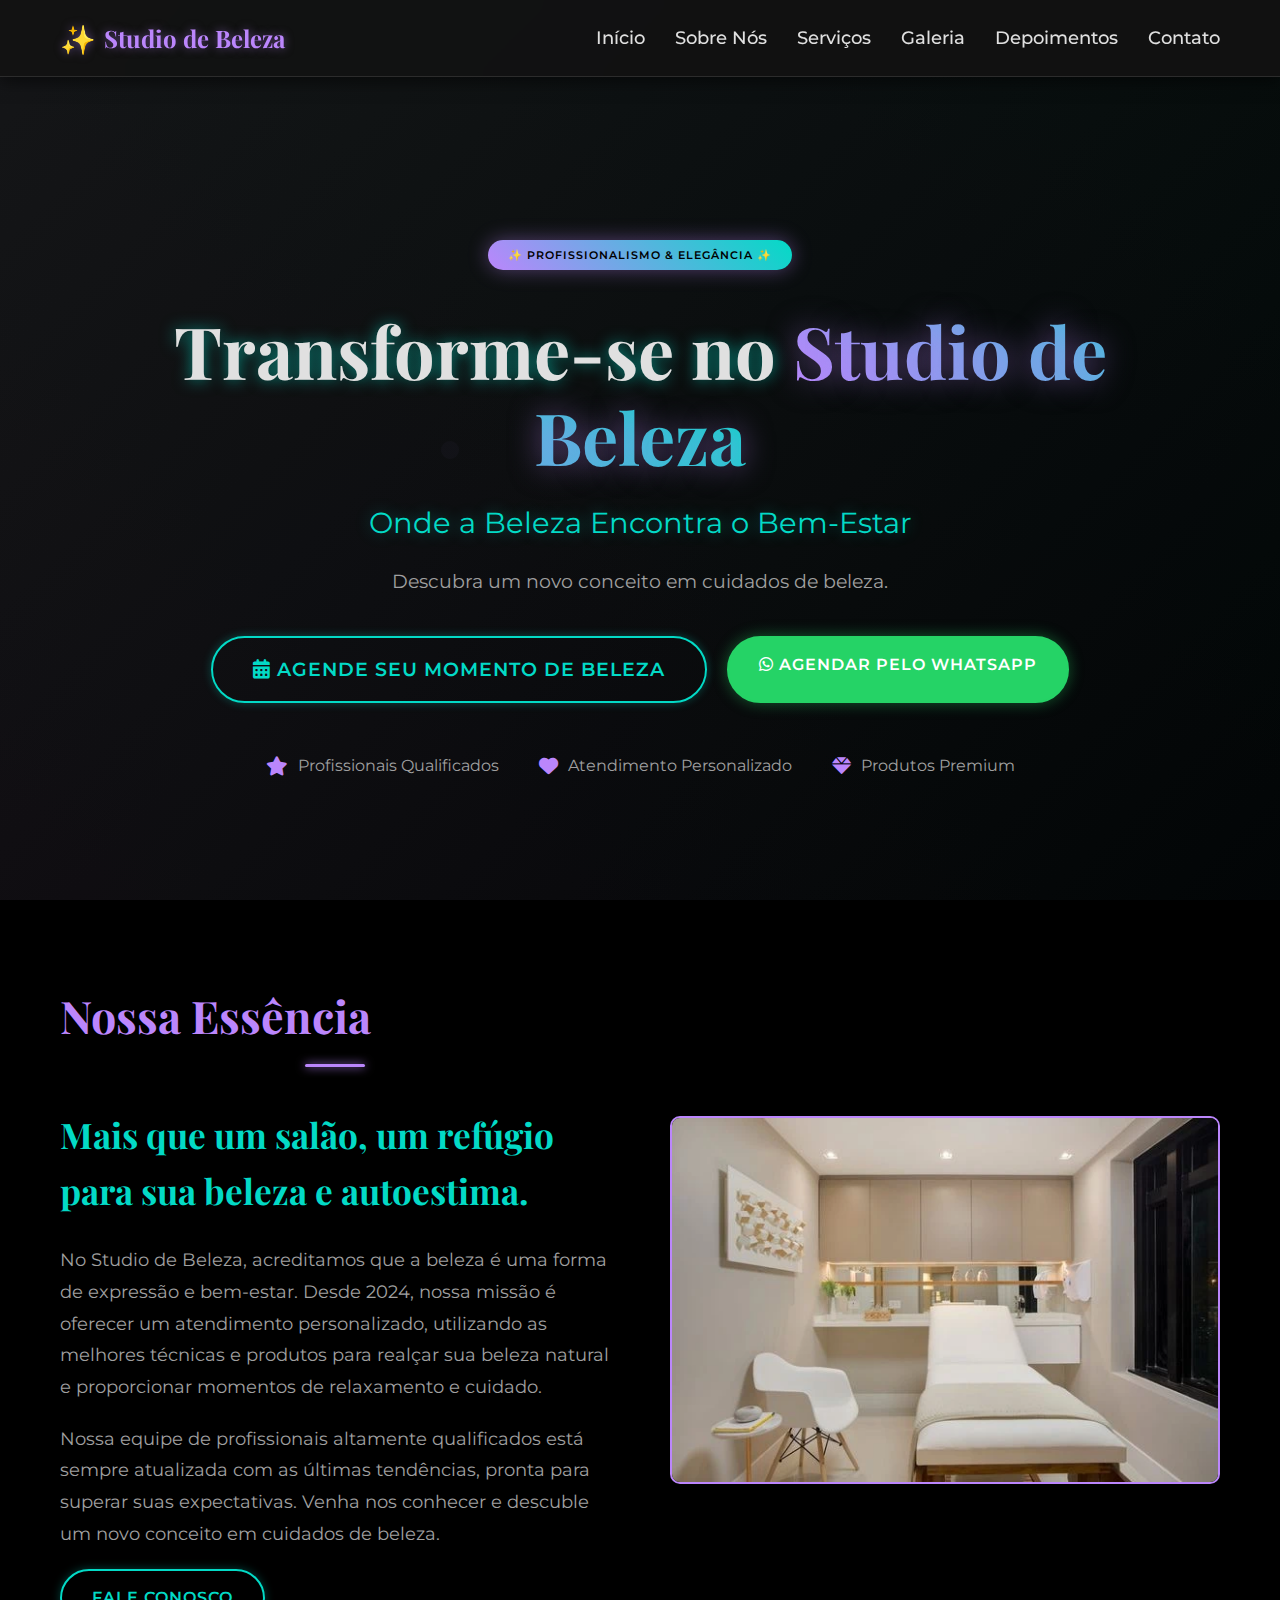
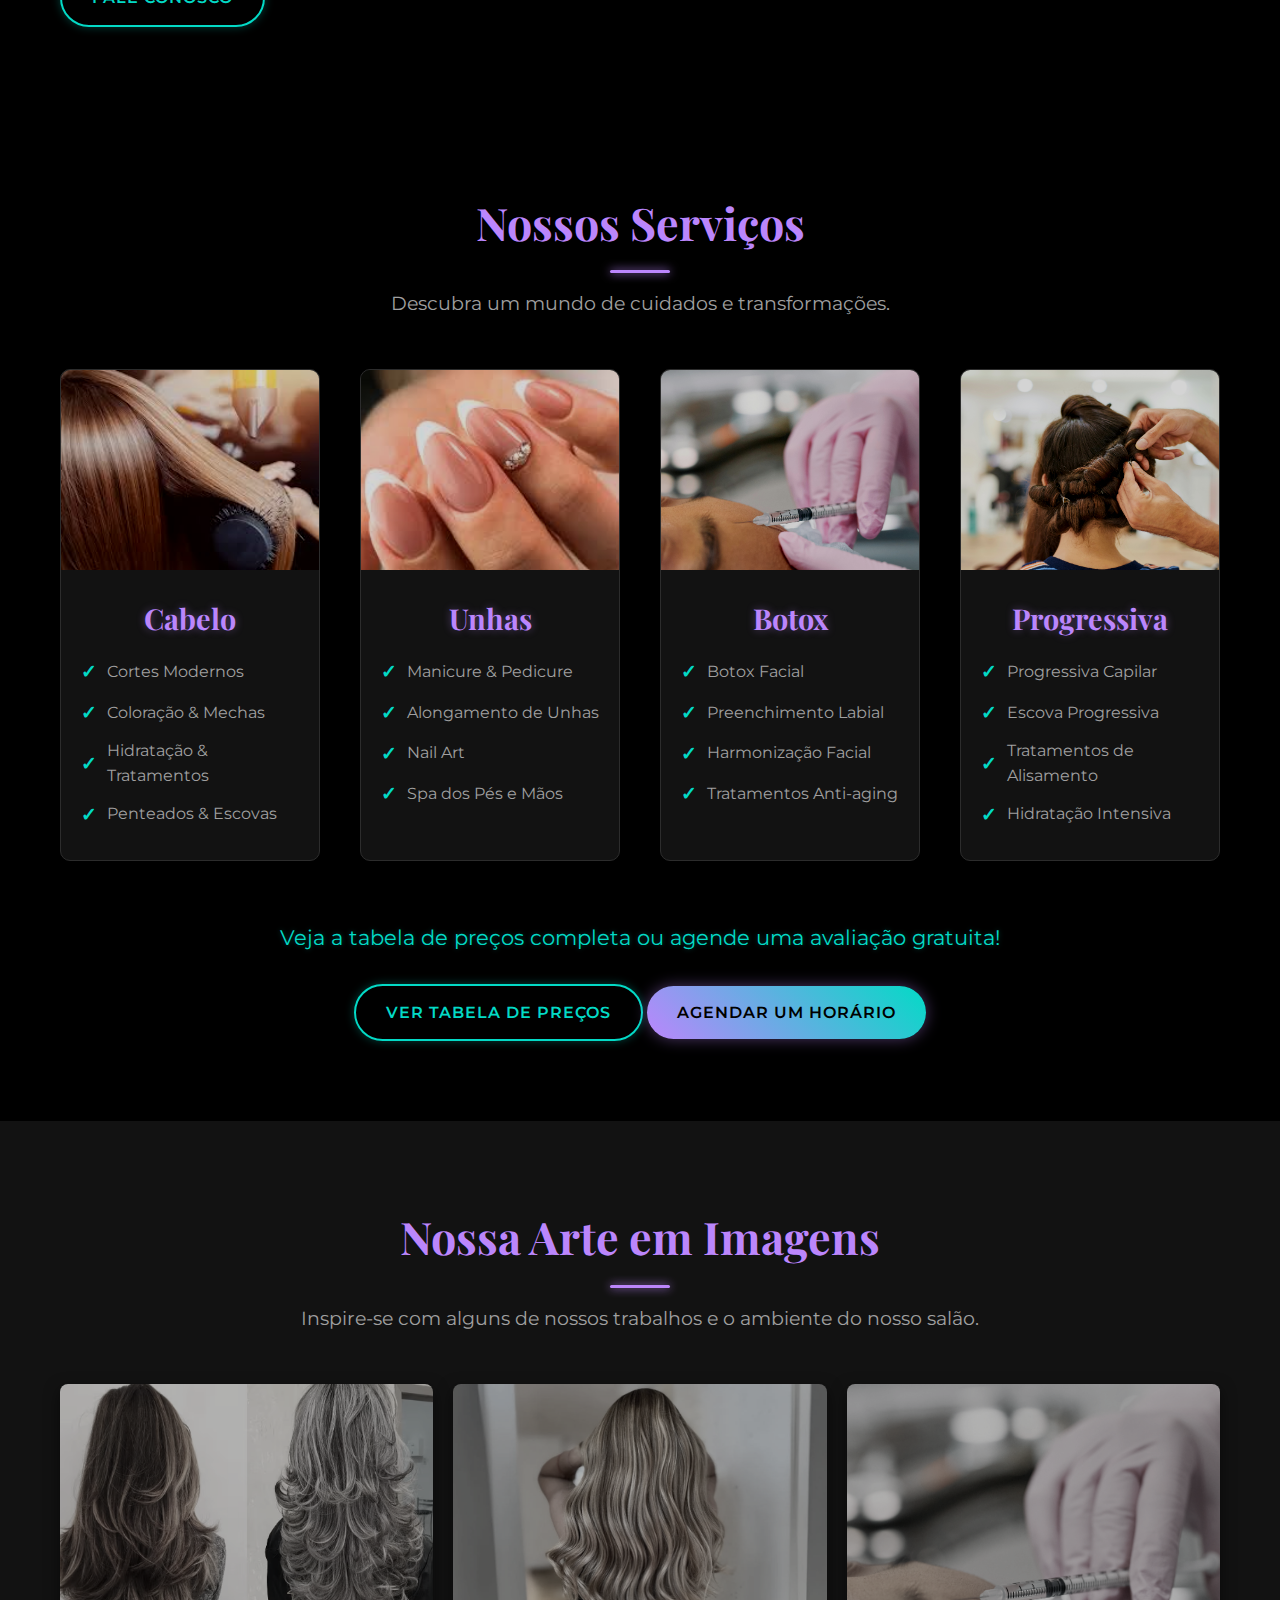
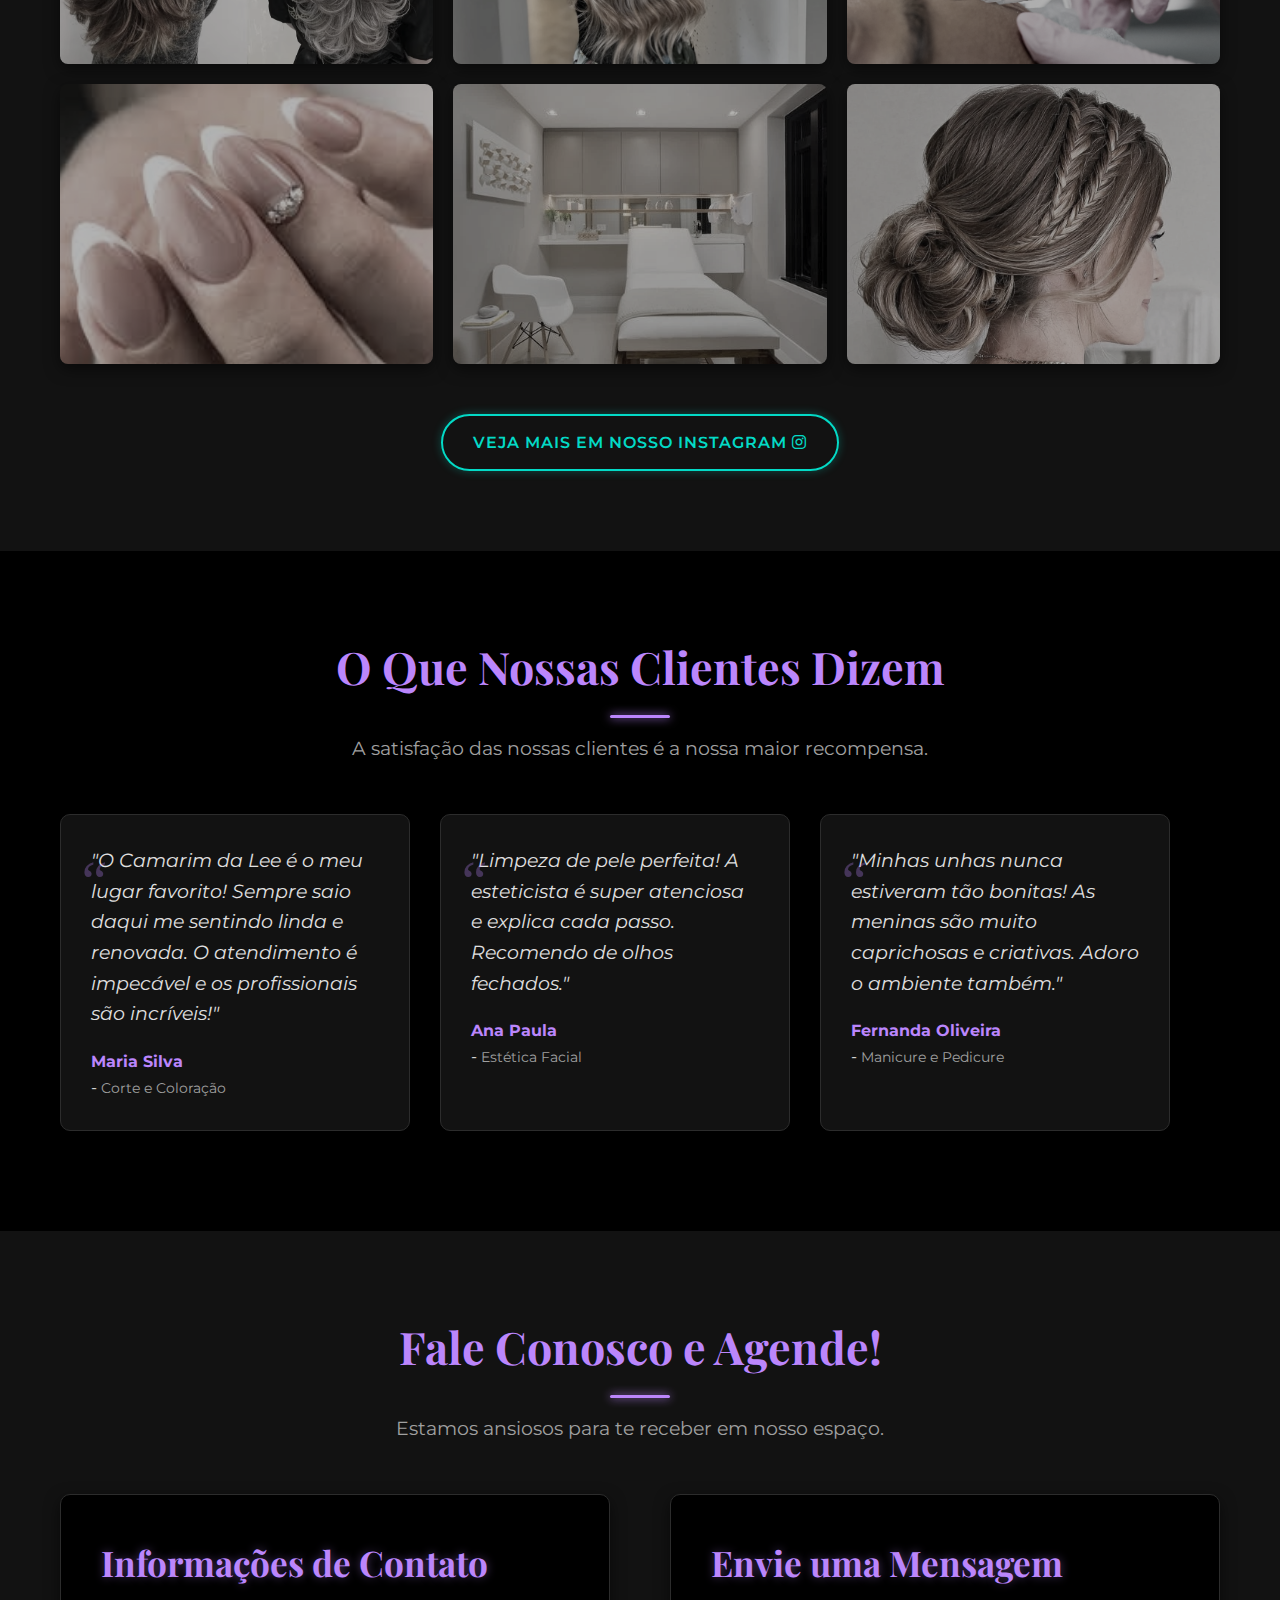
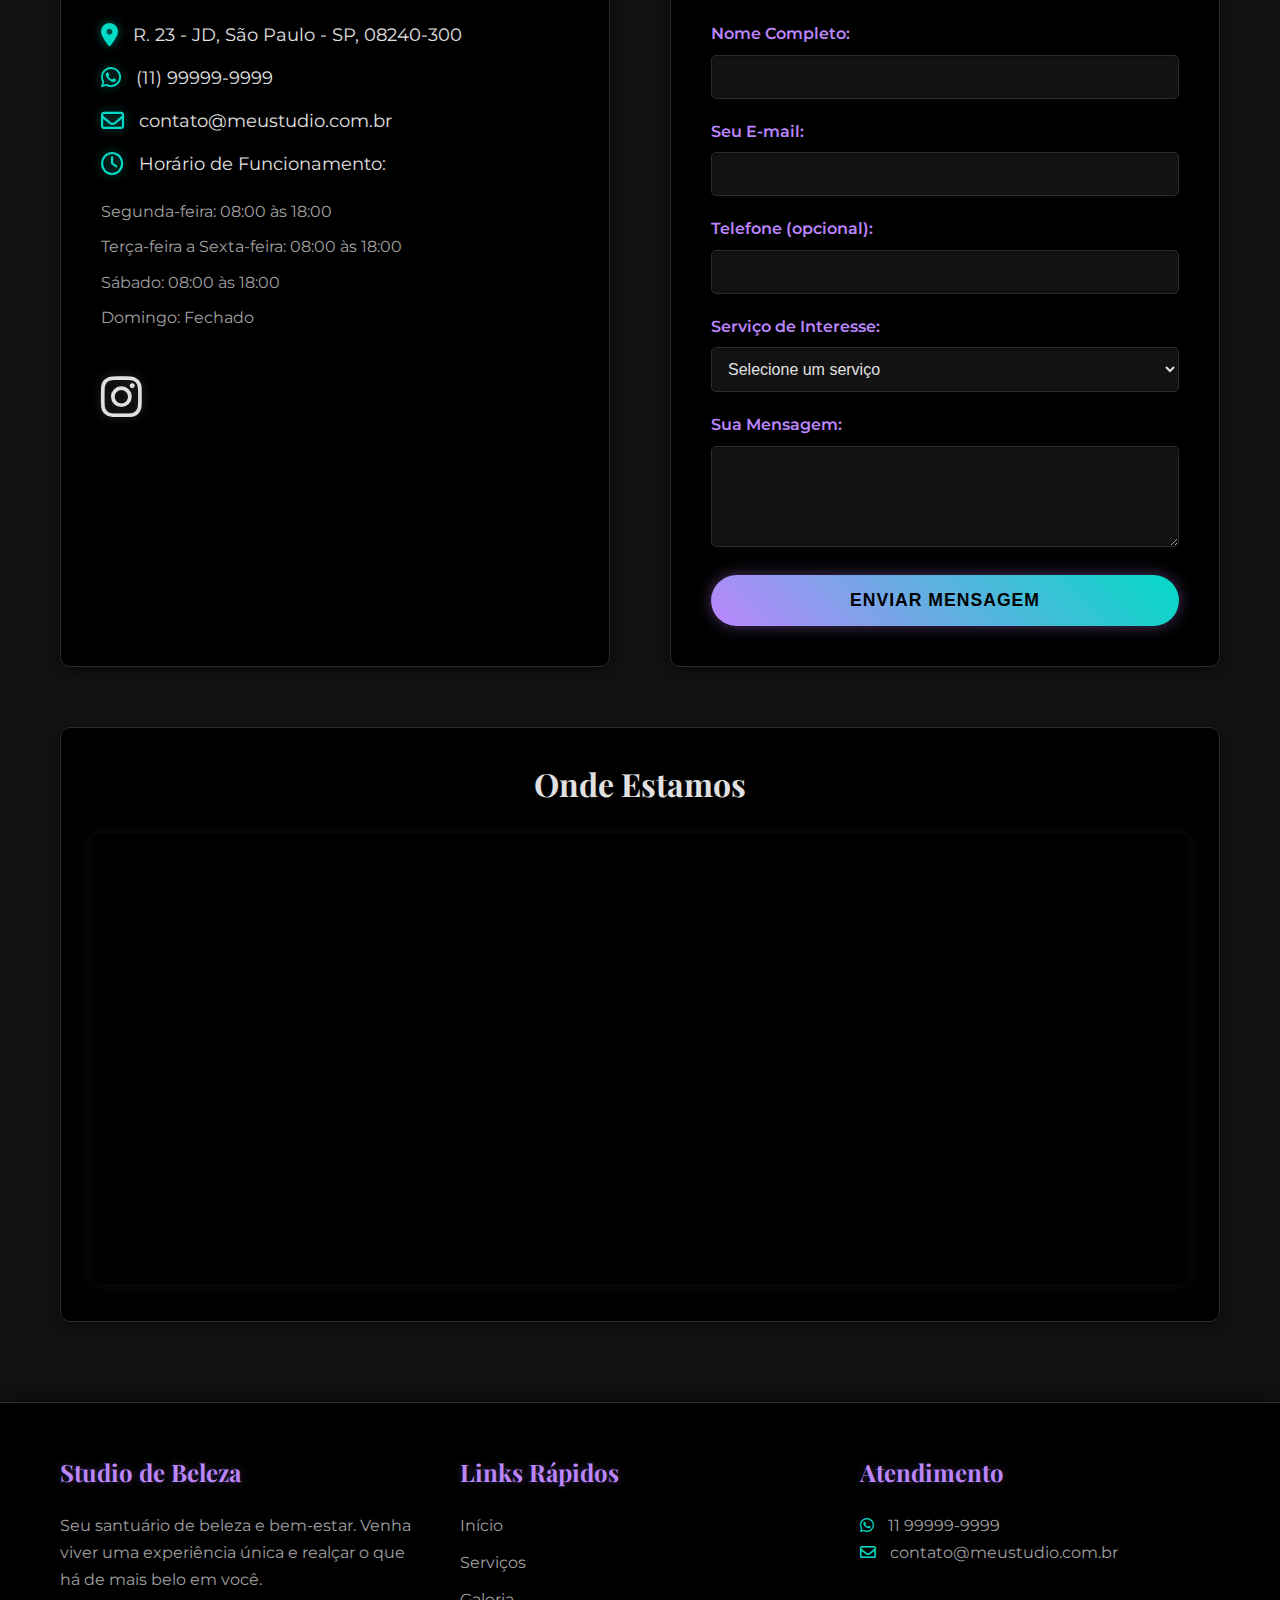
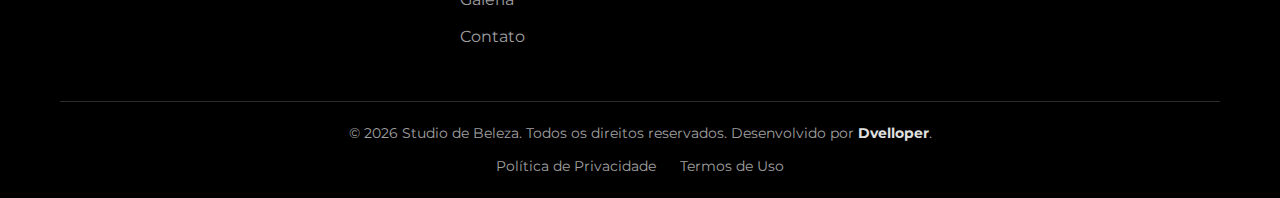
<file: index.html>
<!DOCTYPE html>
<html lang="pt-BR">

<head>
    <meta charset="UTF-8">
    <meta name="viewport" content="width=device-width, initial-scale=1.0">
    <title>Studio de Beleza</title>
    <link rel="icon" href="./img/favicon.png" type="image/png">

    <link
        href="https://fonts.googleapis.com/css2?family=Montserrat:wght@400;600;700&family=Playfair+Display:wght@700&display=swap"
        rel="stylesheet">

    <link rel="stylesheet" href="https://cdnjs.cloudflare.com/ajax/libs/font-awesome/6.0.0-beta3/css/all.min.css"
        integrity="sha512-..." crossorigin="anonymous" referrerpolicy="no-referrer" />

    <link rel="stylesheet" href="./style.css">

    <meta name="description"
        content="Camarim da Lee | Estudio de Beleza São Paulo. Oferecemos os melhores serviços de cabeleireiro, manicure, pedicure, estética facial e corporal. Agende seu horário!">
    <meta name="keywords"
        content="cabeleireiro, estética, salão de beleza, manicure, pedicure, maquiagem, hidratação capilar, massagem, spa urbano, [Nome da Cidade]">
    <meta name="author" content="Camarim da Lee">

    <meta property="og:title" content="Estudio de Beleza">
    <meta property="og:description"
        content="Estudio de Beleza São Paulo. Oferecemos os melhores serviços de cabeleireiro, manicure, pedicure, estética facial e corporal. Agende seu horário!">
    <meta property="og:image" content="assets/images/og-image.jpg">
    <meta property="og:url" content="[Seu Domínio Completo]">
    <meta property="og:type" content="website">

    <meta name="twitter:card" content="summary_large_image">
    <meta name="twitter:title" content="Estudio de Beleza">
    <meta name="twitter:description"
        content="Estudio de Beleza São Paulo. Oferecemos os melhores serviços de cabeleireiro, manicure, pedicure, estética facial e corporal. Agende seu horário!">
    <meta name="twitter:image" content="assets/images/twitter-image.jpg">
</head>

<body>

    <header class="main-header">
        <div class="container">
            <a href="/index.html" class="logo">Studio de Beleza</a>
            <nav class="main-nav">
                <button class="menu-toggle" aria-label="Abrir Menu">
                    <span class="bar"></span>
                    <span class="bar"></span>
                    <span class="bar"></span>
                </button>
                <ul class="nav-list">
                    <li><a href="#hero">Início</a></li>
                    <li><a href="#about">Sobre Nós</a></li>
                    <li><a href="#services">Serviços</a></li>
                    <li><a href="#gallery">Galeria</a></li>
                    <li><a href="#testimonials">Depoimentos</a></li>
                    <li><a href="#contact">Contato</a></li>
                </ul>

            </nav>
        </div>
    </header>

    <section id="hero" class="hero-section">
        <div class="hero-background">
            <div class="hero-overlay"></div>
        </div>
        <div class="container">
            <div class="hero-content">
                <div class="hero-badge">
                    <span>✨ Profissionalismo & Elegância ✨</span>
                </div>
                <h1>Transforme-se no <span class="highlight">Studio de Beleza</span></h1>
                <p class="slogan">Onde a Beleza Encontra o Bem-Estar</p>
                <p class="hero-description">Descubra um novo conceito em cuidados de beleza. </p>
                <div class="hero-buttons">
                    <a href="#contact" class="btn btn-hero">
                        <i class="fas fa-calendar-alt"></i>
                        Agende Seu Momento de Beleza
                    </a>
                    <a href="https://wa.me/5511999999999?text=Olá!%20Gostaria%20de%20agendar%20um%20horário."
                        target="_blank" class="btn btn-whatsapp">
                        <i class="fab fa-whatsapp"></i>
                        Agendar pelo WhatsApp
                    </a>
                </div>
                <div class="hero-features">
                    <div class="feature-item">
                        <i class="fas fa-star"></i>
                        <span>Profissionais Qualificados</span>
                    </div>
                    <div class="feature-item">
                        <i class="fas fa-heart"></i>
                        <span>Atendimento Personalizado</span>
                    </div>
                    <div class="feature-item">
                        <i class="fas fa-gem"></i>
                        <span>Produtos Premium</span>
                    </div>
                </div>
            </div>
        </div>
    </section>

    <section id="about" class="about-section section-padding">
        <div class="container">
            <div class="about-content">
                <div class="about-text">
                    <h2>Nossa Essência</h2>
                    <h3>Mais que um salão, um refúgio para sua beleza e autoestima.</h3>
                    <p>No Studio de Beleza, acreditamos que a beleza é uma forma de expressão e bem-estar. Desde 2024,
                        nossa missão é oferecer um atendimento personalizado, utilizando as melhores técnicas
                        e produtos para realçar sua beleza natural e proporcionar momentos de relaxamento e cuidado.</p>
                    <p>Nossa equipe de profissionais altamente qualificados está sempre atualizada com as últimas
                        tendências, pronta para superar suas expectativas. Venha nos conhecer e descuble um novo
                        conceito em cuidados de beleza.</p>
                    <a href="#contact" class="btn btn-secondary">Fale Conosco</a>
                </div>
                <div class="about-image">
                    <img src="/img/ambiente2.webp" alt="Ambiente acolhedor do Salão [Nome do Salão]">
                </div>
            </div>
        </div>
    </section>

    <section id="services" class="services-section section-padding bg-light">
        <div class="container">
            <h2 class="section-title">Nossos Serviços</h2>
            <p class="section-subtitle">Descubra um mundo de cuidados e transformações.</p>

            <div class="services-grid">
                <div class="service-item">
                    <img src="./img/cabelo1.jpeg" alt="Serviços de Cabelo">
                    <h3>Cabelo</h3>
                    <ul>
                        <li>Cortes Modernos</li>
                        <li>Coloração & Mechas</li>
                        <li>Hidratação & Tratamentos</li>
                        <li>Penteados & Escovas</li>
                    </ul>
                </div>
                <div class="service-item">
                    <img src="./img/unha.jpeg" alt="Serviços de Unhas">
                    <h3>Unhas</h3>
                    <ul>
                        <li>Manicure & Pedicure</li>
                        <li>Alongamento de Unhas</li>
                        <li>Nail Art</li>
                        <li>Spa dos Pés e Mãos</li>
                    </ul>
                </div>
                <div class="service-item">
                    <img src="./img/pexels-cottonbro-7581590.jpg" alt="Serviços de Botox">
                    <h3>Botox</h3>
                    <ul>
                        <li>Botox Facial</li>
                        <li>Preenchimento Labial</li>
                        <li>Harmonização Facial</li>
                        <li>Tratamentos Anti-aging</li>
                    </ul>
                </div>
                <div class="service-item">
                    <img src="./img/pexels-enginakyurt-3065170.jpg" alt="Serviços de Progressiva">
                    <h3>Progressiva</h3>
                    <ul>
                        <li>Progressiva Capilar</li>
                        <li>Escova Progressiva</li>
                        <li>Tratamentos de Alisamento</li>
                        <li>Hidratação Intensiva</li>
                    </ul>
                </div>
            </div>


            <div class="call-to-action-services">
                <p>Veja a tabela de preços completa ou agende uma avaliação gratuita!</p>
                <a href="#" id="open-prices-btn" class="btn btn-secondary">Ver Tabela de Preços</a>
                <a href="https://wa.me/5511983353410" target="_blank" class="btn btn-primary">Agendar um Horário</a>
            </div>

        </div>
    </section>

    <section id="gallery" class="gallery-section section-padding">
        <div class="container">
            <h2 class="section-title">Nossa Arte em Imagens</h2>
            <p class="section-subtitle">Inspire-se com alguns de nossos trabalhos e o ambiente do nosso salão.</p>
            <div class="gallery-grid">
                <div class="gallery-item">
                    <img src="./img/corte moderno.avif" alt="Corte de cabelo moderno">
                    <div class="overlay"><span>Corte Feminino</span></div>
                </div>
                <div class="gallery-item">
                    <img src="./img/cabelos-com-luzes.jpg.webp" alt="Coloração e mechas">
                    <div class="overlay"><span>Luzes e Cor</span></div>
                </div>
                <div class="gallery-item">
                    <img src="./img/pexels-cottonbro-7581590.jpg" alt="Maquiagem profissional">
                    <div class="overlay"><span>Botox</span></div>
                </div>
                <div class="gallery-item">
                    <img src="./img/unha.jpeg" alt="Unhas decoradas">
                    <div class="overlay"><span>Unhas Decoradas</span></div>
                </div>
                <div class="gallery-item">
                    <img src="/img/ambiente2.webp" alt="Ambiente do salão">
                    <div class="overlay"><span>Nosso Espaço</span></div>
                </div>
                <div class="gallery-item">
                    <img src="./img/penteados-para-festa-118.webp" alt="Penteado para festa">
                    <div class="overlay"><span>Penteado Elegante</span></div>
                </div>
            </div>
            <div class="gallery-cta">
                <a href="https://instagram.com/camarim_da_lee" target="_blank" class="btn btn-secondary">Veja Mais em
                    Nosso
                    Instagram <i class="fab fa-instagram"></i></a>
            </div>
        </div>
    </section>

    <section id="testimonials" class="testimonials-section section-padding bg-light">
        <div class="container">
            <h2 class="section-title">O Que Nossas Clientes Dizem</h2>
            <p class="section-subtitle">A satisfação das nossas clientes é a nossa maior recompensa.</p>
            <div class="testimonials-carousel">
                <div class="testimonial-item">
                    <p class="quote">"O Camarim da Lee é o meu lugar favorito! Sempre saio daqui me sentindo linda e
                        renovada. O atendimento é impecável e os profissionais são incríveis!"</p>
                    <span class="client-name">Maria Silva</span> - <span class="client-service">Corte e Coloração</span>
                </div>
                <div class="testimonial-item">
                    <p class="quote">"Limpeza de pele perfeita! A esteticista é super atenciosa e explica cada passo.
                        Recomendo de olhos fechados."</p>
                    <span class="client-name">Ana Paula</span> - <span class="client-service">Estética Facial</span>
                </div>
                <div class="testimonial-item">
                    <p class="quote">"Minhas unhas nunca estiveram tão bonitas! As meninas são muito caprichosas e
                        criativas. Adoro o ambiente também."</p>
                    <span class="client-name">Fernanda Oliveira</span> - <span class="client-service">Manicure e
                        Pedicure</span>
                </div>
            </div>
        </div>
    </section>

    <section id="contact" class="contact-section section-padding">
        <div class="container">
            <h2 class="section-title">Fale Conosco e Agende!</h2>
            <p class="section-subtitle">Estamos ansiosos para te receber em nosso espaço.</p>

            <div class="contact-grid">
                <div class="contact-info">
                    <h3>Informações de Contato</h3>
                    <p><i class="fas fa-map-marker-alt"></i> R. 23 - JD, São Paulo - SP, 08240-300
                    </p>
                    <!--<p><i class="fas fa-phone-alt"></i> <a href="tel: 11 9999-9999"> 11 9999-9999</a></p>-->
                    <p><i class="fab fa-whatsapp"></i> <a
                            href="https://wa.me/5511999999999?text=Olá!%20Gostaria%20de%20agendar%20um%20horário."
                            target="_blank"> (11) 99999-9999</a></p>
                    <p><i class="far fa-envelope"></i> <a
                            href="mailto:contato@meustudfio.com.br">contato@meustudio.com.br</a></p>
                    <p><i class="far fa-clock"></i> Horário de Funcionamento:</p>
                    <ul>
                        <li>Segunda-feira: 08:00 às 18:00</li>
                        <li>Terça-feira a Sexta-feira: 08:00 às 18:00</li>
                        <li>Sábado: 08:00 às 18:00</li>
                        <li>Domingo: Fechado</li>
                    </ul>
                    <div class="social-icons">
                        <!--<a href="[Link para Facebook]" target="_blank" aria-label="Facebook"><i
                                class="fab fa-facebook-f"></i></a>-->
                        <a href="https://instagram.com/camarim_da_lee" target="_blank" aria-label="Instagram"><i
                                class="fab fa-instagram"></i></a>
                        <!--<a href="[Link para TikTok (se tiver)]" target="_blank" aria-label="TikTok"><i
                                class="fab fa-tiktok"></i></a>-->
                    </div>
                </div>
                <div class="contact-form">
                    <h3>Envie uma Mensagem</h3>
                    <form action="https://wa.me/5511999999999" method="POST">
                        <div class="form-group">
                            <label for="name">Nome Completo:</label>
                            <input type="text" id="name" name="name" required>
                        </div>
                        <div class="form-group">
                            <label for="email">Seu E-mail:</label>
                            <input type="email" id="email" name="email" required>
                        </div>
                        <div class="form-group">
                            <label for="phone">Telefone (opcional):</label>
                            <input type="tel" id="phone" name="phone">
                        </div>
                        <div class="form-group">
                            <label for="service">Serviço de Interesse:</label>
                            <select id="service" name="service">
                                <option value="">Selecione um serviço</option>
                                <option value="cabelo">Cabelo</option>
                                <option value="unhas">Unhas</option>
                                <option value="botox">Botox</option>
                                <option value="progressiva">Progressiva</option>
                                <option value="outro">Outro</option>
                            </select>
                        </div>
                        <div class="form-group">
                            <label for="message">Sua Mensagem:</label>
                            <textarea id="message" name="message" rows="5" required></textarea>
                        </div>
                        <button type="submit" class="btn btn-primary">Enviar Mensagem</button>
                    </form>
                </div>
            </div>

            <div class="map-container">
                <h3>Onde Estamos</h3>
                <iframe
                    src="https://www.google.com/maps/embed?pb=!1m18!1m12!1m3!1d3658.229057214324!2d-46.45024462452564!3d-23.524262560230582!2m3!1f0!2f0!3f0!3m2!1i1024!2i768!4f13.1!3m3!1m2!1s0x94ce66ada264dd97%3A0xabb4075726a66adc!2sR.%20do%20Amer%C3%ADcio%2C%2023%20-%20Itaquera%2C%20S%C3%A3o%20Paulo%20-%20SP%2C%2008240-300!5e0!3m2!1spt-BR!2sbr!4v1751823290002!5m2!1spt-BR!2sbr"
                    width="100%" height="450" style="border:0;" allowfullscreen="" loading="lazy"
                    referrerpolicy="no-referrer-when-downgrade"></iframe>
            </div>
        </div>
    </section>

    <footer class="main-footer">
        <div class="container">
            <div class="footer-content">
                <div class="footer-about">
                    <h4>Studio de Beleza</h4>
                    <p>Seu santuário de beleza e bem-estar. Venha viver uma experiência única e realçar o que há de mais
                        belo em você.</p>
                </div>
                <div class="footer-links">
                    <h4>Links Rápidos</h4>
                    <ul>
                        <li><a href="#hero">Início</a></li>
                        <li><a href="#services">Serviços</a></li>
                        <li><a href="#gallery">Galeria</a></li>
                        <li><a href="#contact">Contato</a></li>
                    </ul>
                </div>
                <div class="footer-contact">
                    <h4>Atendimento</h4>
                    <!-- <p><i class="fas fa-phone-alt"></i> <a href="tel:[Seu Telefone com DDD]">11 9999-9999</a>
                    </p>-->
                    <p><i class="fab fa-whatsapp"></i> <a
                            href="https://wa.me/5511999999999?text=Olá!%20Gostaria%20de%20agendar%20um%20horário."
                            target="_blank">11 99999-9999</a></p>
                    <p><i class="far fa-envelope"></i> <a href="mailto:[Seu Email]">contato@meustudio.com.br</a></p>
                </div>
            </div>
            <div class="footer-bottom">
                <p>&copy; <span id="current-year"></span> Studio de Beleza. Todos os direitos reservados. Desenvolvido
                    por
                    <a class="dvelloper" href="https://dvelloper.com.br/" target="_blank"><b>Dvelloper</b></a>.
                </p>
                <div class="footer-legal">
                    <a href="./politica.html">Política de Privacidade</a>
                    <a href="./termos.html">Termos de Uso</a>
                </div>
            </div>
        </div>
    </footer>


    <div id="price-modal" class="modal">
        <div class="modal-content">
            <span class="close-button">&times;</span>
            <h2>Nossa Tabela de Preços</h2>
            <div class="price-table-container">
                <table>
                    <thead>
                        <tr>
                            <th>Serviço</th>
                            <th>Preço</th>
                        </tr>
                    </thead>
                    <tbody id="price-table-body">
                    </tbody>
                </table>
            </div>
            <p class="modal-note">Preços sujeitos a alteração. Para agendamentos e orçamentos detalhados, entre em
                contato!</p>
            <a href="https://wa.me/1199999-9999" target="_blank" class="btn btn-primary modal-whatsapp-btn"><i
                    class="fab fa-whatsapp"></i> Agendar pelo WhatsApp</a>
        </div>
    </div>

    <script src="./java.js"></script>
</body>

</html>
</file>
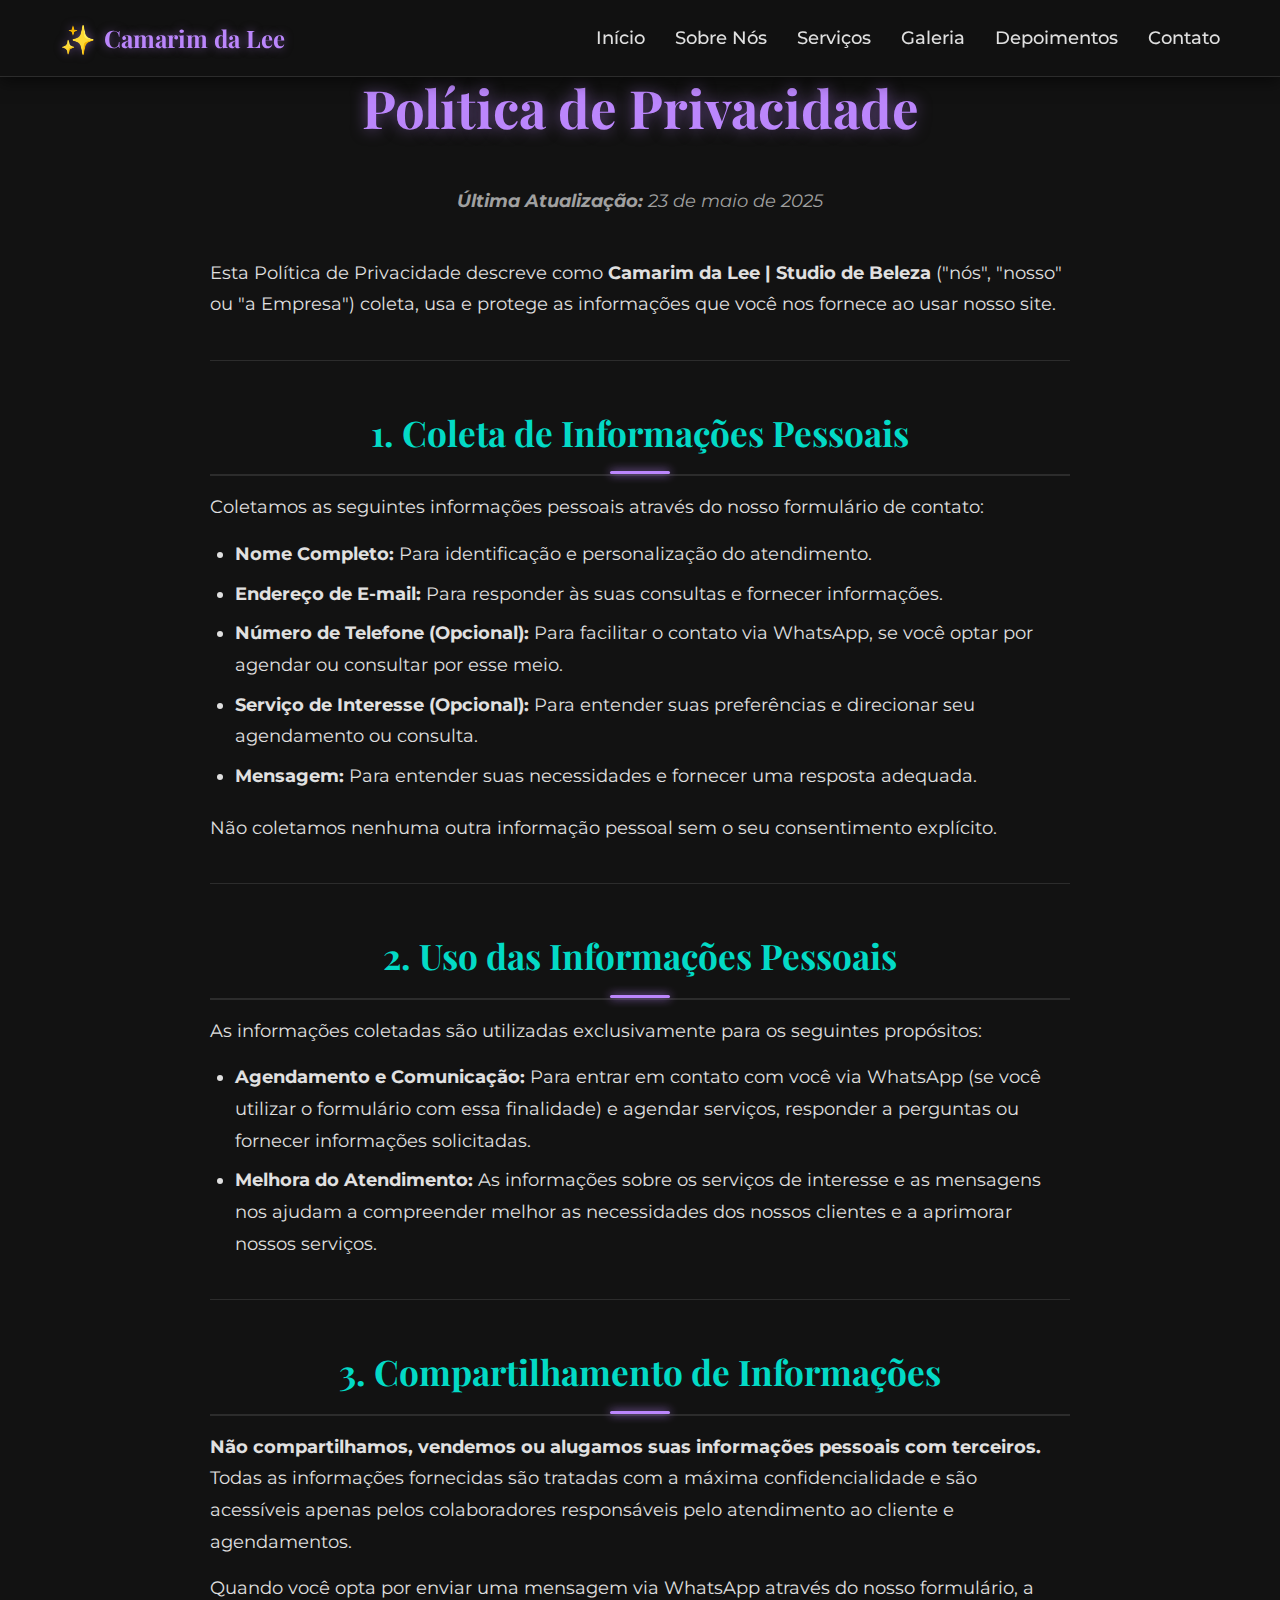
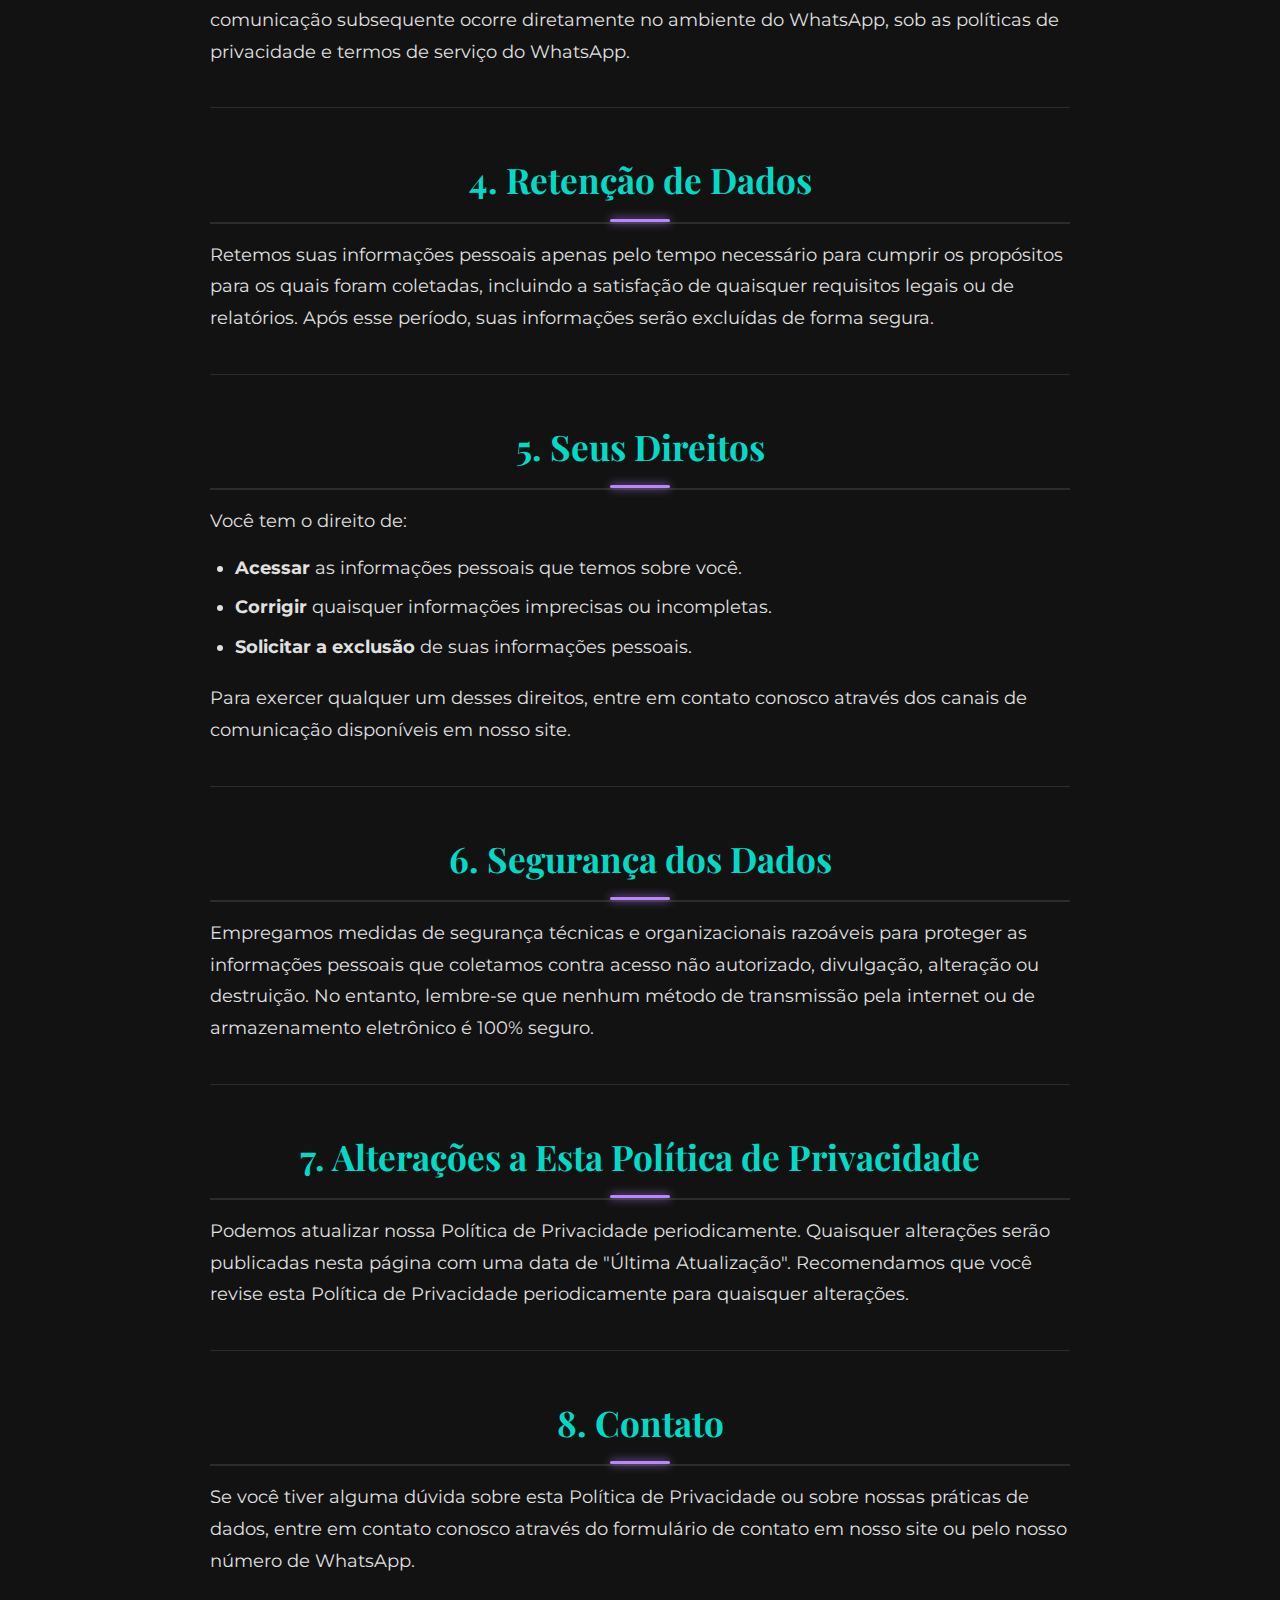
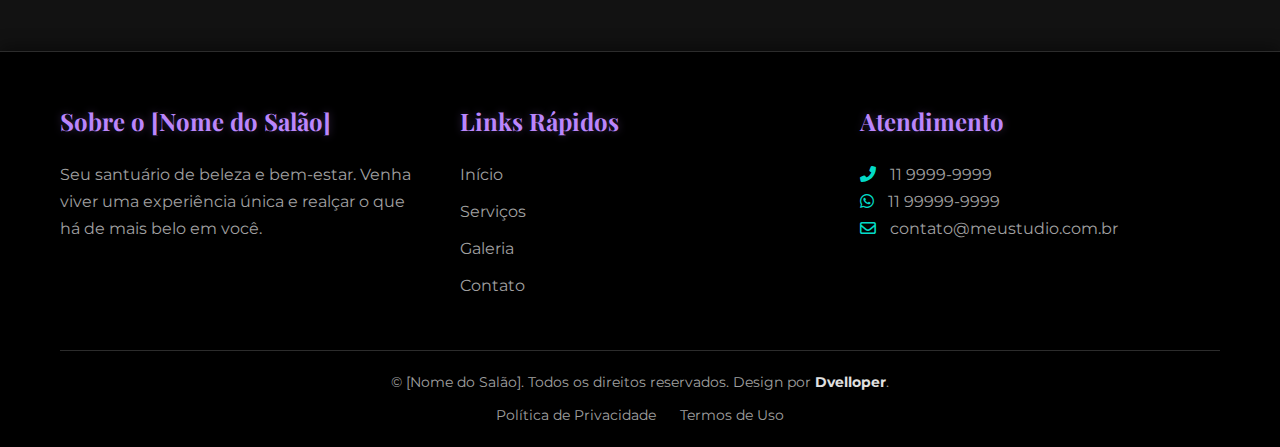
<file: politica.html>
<!DOCTYPE html>
<html lang="pt-BR">

<head>
    <meta charset="UTF-8">
    <meta name="viewport" content="width=device-width, initial-scale=1.0">
    <title>Camarim da Lee | Estudio de Beleza</title>
    <link rel="icon" href="./img/favicon.png" type="image/png">

    <link
        href="https://fonts.googleapis.com/css2?family=Montserrat:wght@400;600;700&family=Playfair+Display:wght@700&display=swap"
        rel="stylesheet">

    <link rel="stylesheet" href="https://cdnjs.cloudflare.com/ajax/libs/font-awesome/6.0.0-beta3/css/all.min.css"
        integrity="sha512-..." crossorigin="anonymous" referrerpolicy="no-referrer" />

    <link rel="stylesheet" href="./style.css">

    <meta name="description"
        content="Camarim da Lee | Estudio de Beleza em São Paulo. Oferecemos os melhores serviços de cabeleireiro, manicure, pedicure, estética facial e corporal. Agende seu horário!">
    <meta name="keywords"
        content="cabeleireiro, estética, salão de beleza, manicure, pedicure, maquiagem, hidratação capilar, massagem, spa urbano, [Nome da Cidade]">
    <meta name="author" content="Camarim da Lee | Estudio de Beleza">

    <meta property="og:title" content="Camarim da Lee | Estudio de Beleza">
    <meta property="og:description"
        content="Camarim da Lee | Estudio de Beleza. Oferecemos os melhores serviços de cabeleireiro, manicure, pedicure, estética facial e corporal. Agende seu horário!">
    <meta property="og:image" content="assets/images/og-image.jpg">
    <meta property="og:url" content="[Seu Domínio Completo]">
    <meta property="og:type" content="website">

    <meta name="twitter:card" content="summary_large_image">
    <meta name="twitter:title" content="Camarim da Lee | Estudio de Beleza">
    <meta name="twitter:description"
        content="Camarim da Lee | Estudio de Beleza. Oferecemos os melhores serviços de cabeleireiro, manicure, pedicure, estética facial e corporal. Agende seu horário!">
    <meta name="twitter:image" content="assets/images/twitter-image.jpg">
</head>

<body>

    <header class="main-header">
        <div class="container">
            <a href="/index.html" class="logo">Camarim da Lee</a>
            <nav class="main-nav">
            <nav class="main-nav">
                <button class="menu-toggle" aria-label="Abrir Menu">
                    <span class="bar"></span>
                    <span class="bar"></span>
                    <span class="bar"></span>
                </button>
                <ul class="nav-list">
                    <li><a href="./index.html">Início</a></li>
                    <li><a href="./index.html">Sobre Nós</a></li>
                    <li><a href="./index.html">Serviços</a></li>
                    <li><a href="./index.html">Galeria</a></li>
                    <li><a href="./index.html">Depoimentos</a></li>
                    <li><a href="./index.html">Contato</a></li>
                </ul>

            </nav>
        </div>
    </header>

    <section id="privacy-policy" class="privacy-policy-section">
        <div class="container">
            <h1>Política de Privacidade</h1>
            <p class="last-updated"><strong>Última Atualização:</strong> 23 de maio de 2025</p>

            <p>Esta Política de Privacidade descreve como <strong>Camarim da Lee | Studio de Beleza</strong> ("nós",
                "nosso" ou "a Empresa") coleta, usa e protege as informações que você nos fornece ao usar nosso site.
            </p>

            <hr>

            <h2>1. Coleta de Informações Pessoais</h2>
            <p>Coletamos as seguintes informações pessoais através do nosso formulário de contato:</p>
            <ul>
                <li><strong>Nome Completo:</strong> Para identificação e personalização do atendimento.</li>
                <li><strong>Endereço de E-mail:</strong> Para responder às suas consultas e fornecer informações.</li>
                <li><strong>Número de Telefone (Opcional):</strong> Para facilitar o contato via WhatsApp, se você optar
                    por agendar ou consultar por esse meio.</li>
                <li><strong>Serviço de Interesse (Opcional):</strong> Para entender suas preferências e direcionar seu
                    agendamento ou consulta.</li>
                <li><strong>Mensagem:</strong> Para entender suas necessidades e fornecer uma resposta adequada.</li>
            </ul>
            <p>Não coletamos nenhuma outra informação pessoal sem o seu consentimento explícito.</p>

            <hr>

            <h2>2. Uso das Informações Pessoais</h2>
            <p>As informações coletadas são utilizadas exclusivamente para os seguintes propósitos:</p>
            <ul>
                <li><strong>Agendamento e Comunicação:</strong> Para entrar em contato com você via WhatsApp (se você
                    utilizar o formulário com essa finalidade) e agendar serviços, responder a perguntas ou fornecer
                    informações solicitadas.</li>
                <li><strong>Melhora do Atendimento:</strong> As informações sobre os serviços de interesse e as
                    mensagens nos ajudam a compreender melhor as necessidades dos nossos clientes e a aprimorar nossos
                    serviços.</li>
            </ul>

            <hr>

            <h2>3. Compartilhamento de Informações</h2>
            <p><strong>Não compartilhamos, vendemos ou alugamos suas informações pessoais com terceiros.</strong> Todas
                as informações fornecidas são tratadas com a máxima confidencialidade e são acessíveis apenas pelos
                colaboradores responsáveis pelo atendimento ao cliente e agendamentos.</p>
            <p>Quando você opta por enviar uma mensagem via WhatsApp através do nosso formulário, a comunicação
                subsequente ocorre diretamente no ambiente do WhatsApp, sob as políticas de privacidade e termos de
                serviço do WhatsApp.</p>

            <hr>

            <h2>4. Retenção de Dados</h2>
            <p>Retemos suas informações pessoais apenas pelo tempo necessário para cumprir os propósitos para os quais
                foram coletadas, incluindo a satisfação de quaisquer requisitos legais ou de relatórios. Após esse
                período, suas informações serão excluídas de forma segura.</p>

            <hr>

            <h2>5. Seus Direitos</h2>
            <p>Você tem o direito de:</p>
            <ul>
                <li><strong>Acessar</strong> as informações pessoais que temos sobre você.</li>
                <li><strong>Corrigir</strong> quaisquer informações imprecisas ou incompletas.</li>
                <li><strong>Solicitar a exclusão</strong> de suas informações pessoais.</li>
            </ul>
            <p>Para exercer qualquer um desses direitos, entre em contato conosco através dos canais de comunicação
                disponíveis em nosso site.</p>

            <hr>

            <h2>6. Segurança dos Dados</h2>
            <p>Empregamos medidas de segurança técnicas e organizacionais razoáveis para proteger as informações
                pessoais que coletamos contra acesso não autorizado, divulgação, alteração ou destruição. No entanto,
                lembre-se que nenhum método de transmissão pela internet ou de armazenamento eletrônico é 100% seguro.
            </p>

            <hr>

            <h2>7. Alterações a Esta Política de Privacidade</h2>
            <p>Podemos atualizar nossa Política de Privacidade periodicamente. Quaisquer alterações serão publicadas
                nesta página com uma data de "Última Atualização". Recomendamos que você revise esta Política de
                Privacidade periodicamente para quaisquer alterações.</p>

            <hr>

            <h2>8. Contato</h2>
            <p>Se você tiver alguma dúvida sobre esta Política de Privacidade ou sobre nossas práticas de dados, entre
                em contato conosco através do formulário de contato em nosso site ou pelo nosso número de WhatsApp.</p>
        </div>
    </section>

    <footer class="main-footer">
        <div class="container">
            <div class="footer-content">
                <div class="footer-about">
                    <h4>Sobre o [Nome do Salão]</h4>
                    <p>Seu santuário de beleza e bem-estar. Venha viver uma experiência única e realçar o que há de mais
                        belo em você.</p>
                </div>
                <div class="footer-links">
                    <h4>Links Rápidos</h4>
                    <ul>
                        <li><a href="./index.html">Início</a></li>
                        <li><a href="./index.html">Serviços</a></li>
                        <li><a href="./index.html">Galeria</a></li>
                        <li><a href="./index.html">Contato</a></li>
                    </ul>
                </div>
                <div class="footer-contact">
                    <h4>Atendimento</h4>
                    <p><i class="fas fa-phone-alt"></i> <a href="tel:[Seu Telefone com DDD]">11 9999-9999</a>
                    </p>
                    <p><i class="fab fa-whatsapp"></i> <a
                            href="https://wa.me/[Seu DDD e Número do WhatsApp]?text=Olá!%20Gostaria%20de%20agendar%20um%20horário."
                            target="_blank">11 99999-9999</a></p>
                    <p><i class="far fa-envelope"></i> <a href="mailto:[Seu Email]">contato@meustudio.com.br</a></p>
                </div>
            </div>
            <div class="footer-bottom">
                <p>&copy; <span id="current-year"></span> [Nome do Salão]. Todos os direitos reservados. Design por
                    <a class="dvelloper" href=""><b>Dvelloper</b></a>.
                </p>
                <div class="footer-legal">
                    <a href="./politica.html">Política de Privacidade</a>
                    <a href="./termos.html">Termos de Uso</a>
                </div>
            </div>
        </div>
    </footer>
</body>

</html>
</file>
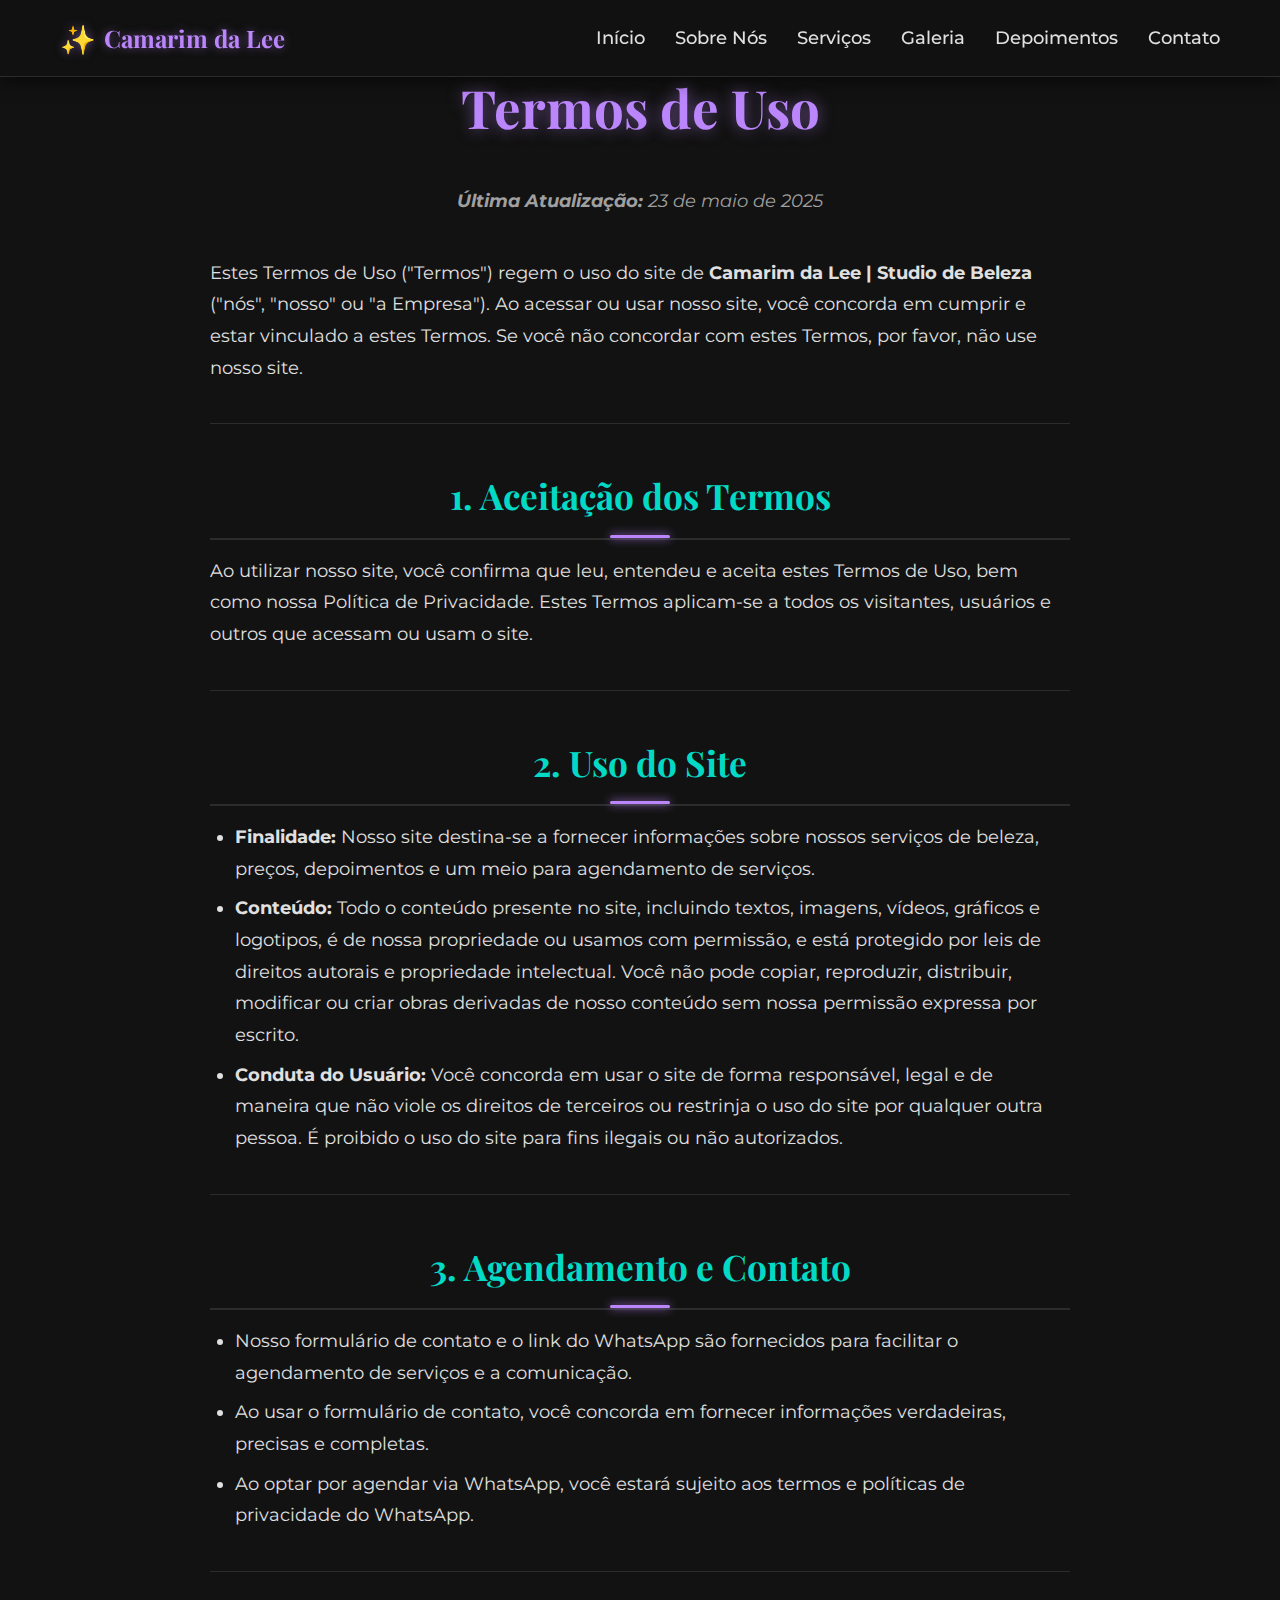
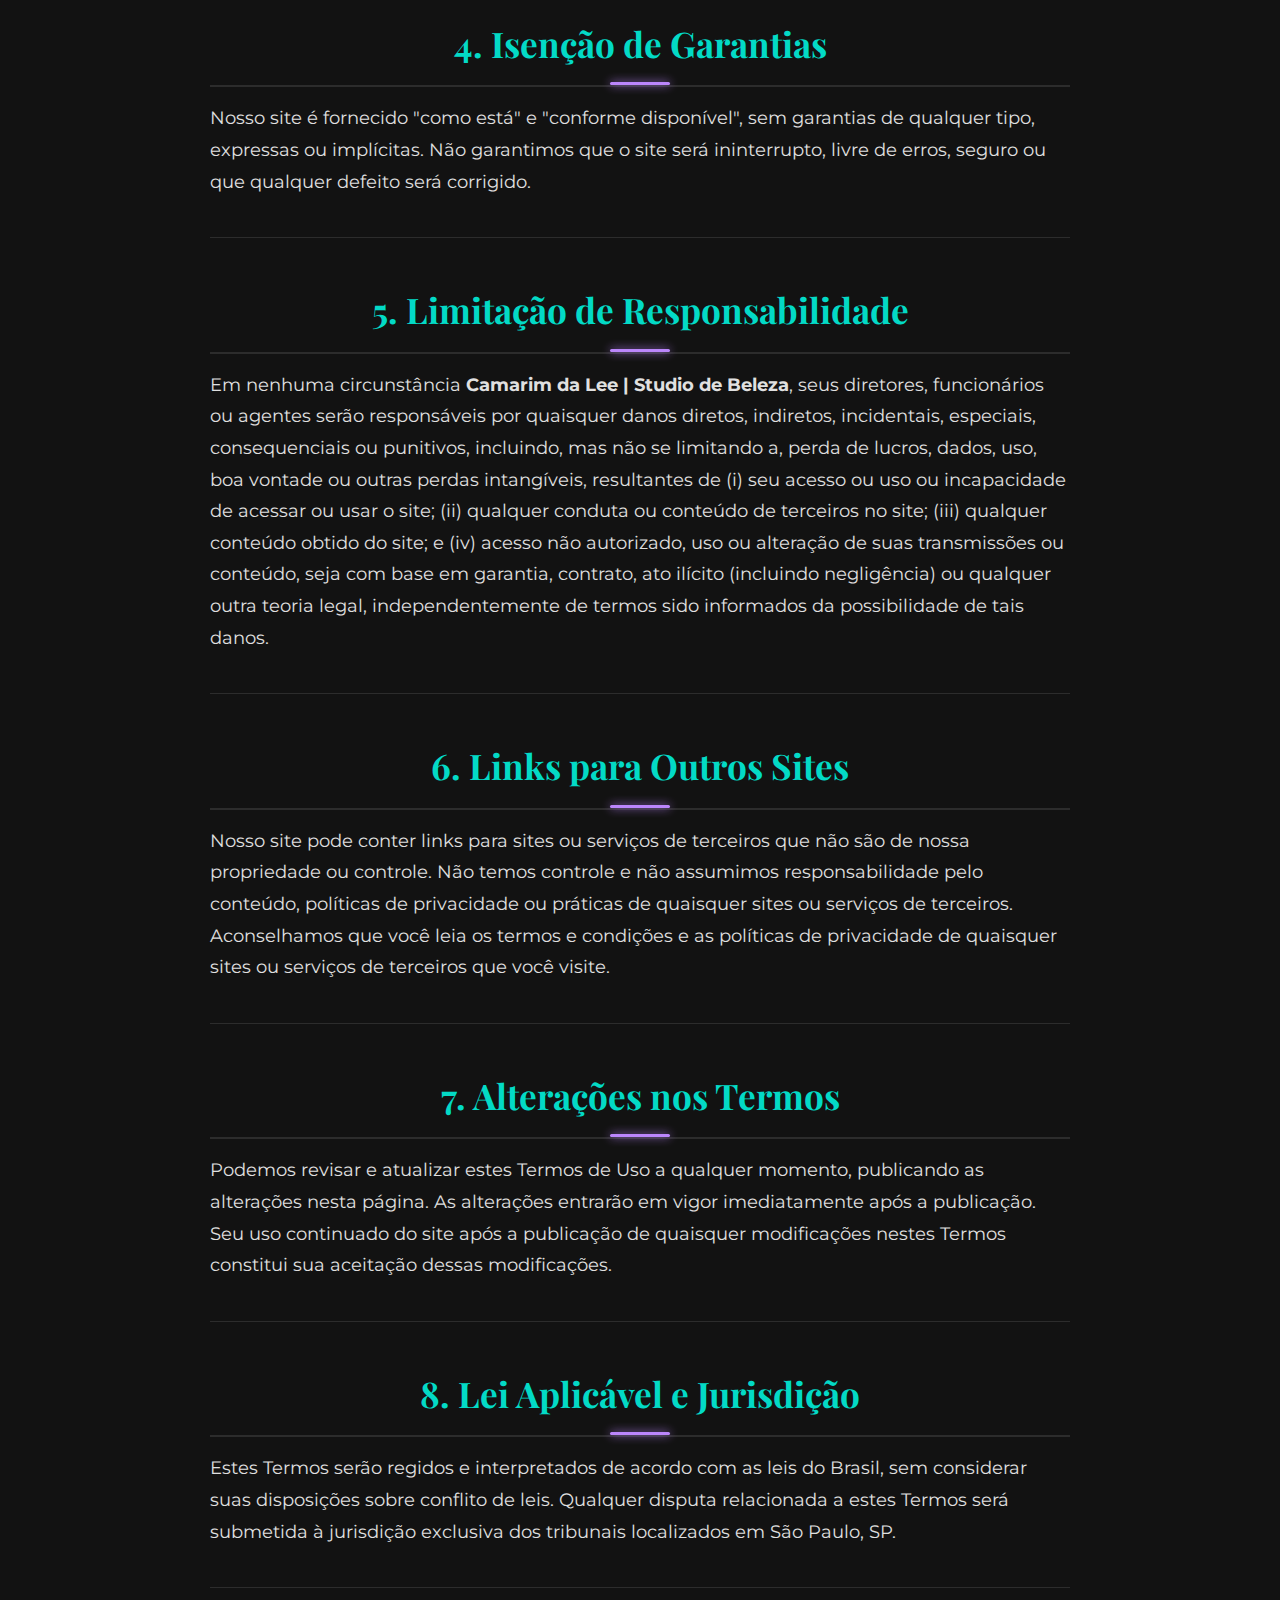
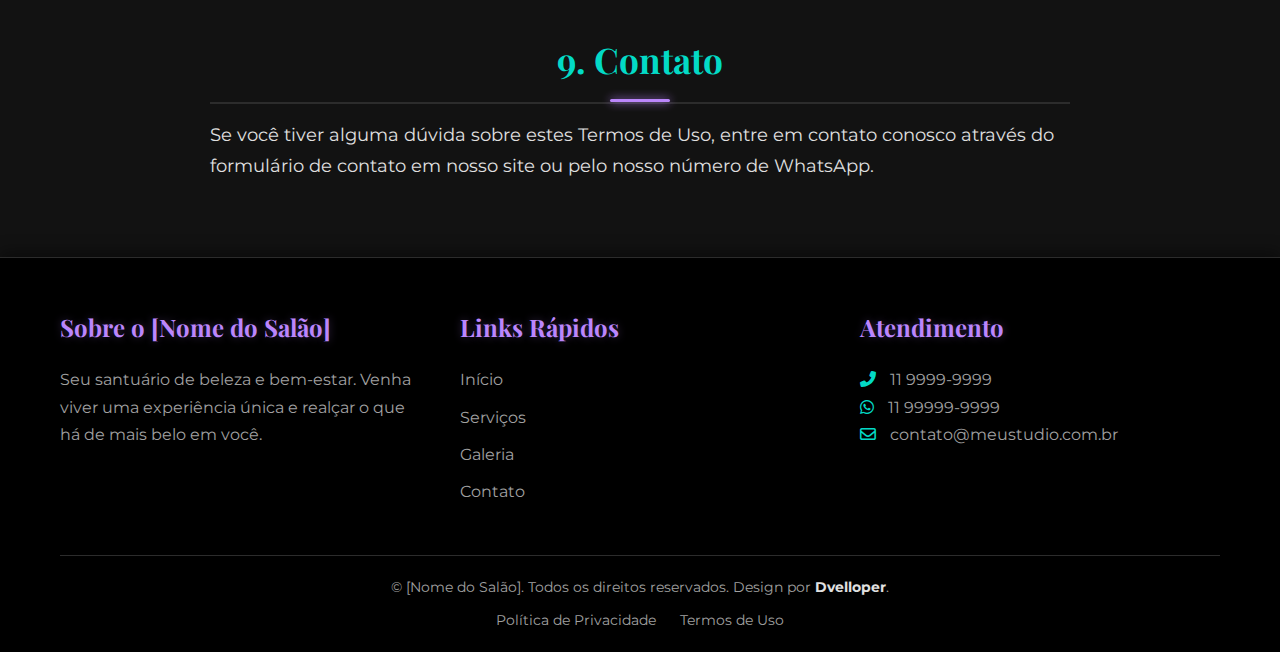
<file: termos.html>
<!DOCTYPE html>
<html lang="pt-BR">

<head>
    <meta charset="UTF-8">
    <meta name="viewport" content="width=device-width, initial-scale=1.0">
    <title>Nome do Salão | Seu Espaço de Beleza e Bem-Estar</title>
    <link rel="icon" href="./img/favicon.png" type="image/png">

    <link
        href="https://fonts.googleapis.com/css2?family=Montserrat:wght@400;600;700&family=Playfair+Display:wght@700&display=swap"
        rel="stylesheet">

    <link rel="stylesheet" href="https://cdnjs.cloudflare.com/ajax/libs/font-awesome/6.0.0-beta3/css/all.min.css"
        integrity="sha512-..." crossorigin="anonymous" referrerpolicy="no-referrer" />

    <link rel="stylesheet" href="./style.css">

    <meta name="description"
        content="[Nome do Salão] - Seu espaço de beleza e bem-estar em [Sua Cidade]. Oferecemos os melhores serviços de cabeleireiro, manicure, pedicure, estética facial e corporal. Agende seu horário!">
    <meta name="keywords"
        content="cabeleireiro, estética, salão de beleza, manicure, pedicure, maquiagem, hidratação capilar, massagem, spa urbano, [Nome da Cidade]">
    <meta name="author" content="[Nome do Seu Salão]">

    <meta property="og:title" content="Nome do Salão | Seu Espaço de Beleza e Bem-Estar">
    <meta property="og:description"
        content="[Nome do Salão] - Seu espaço de beleza e bem-estar em [Sua Cidade]. Oferecemos os melhores serviços de cabeleireiro, manicure, pedicure, estética facial e corporal. Agende seu horário!">
    <meta property="og:image" content="assets/images/og-image.jpg">
    <meta property="og:url" content="[Seu Domínio Completo]">
    <meta property="og:type" content="website">

    <meta name="twitter:card" content="summary_large_image">
    <meta name="twitter:title" content="Nome do Salão | Seu Espaço de Beleza e Bem-Estar">
    <meta name="twitter:description"
        content="[Nome do Salão] - Seu espaço de beleza e bem-estar em [Sua Cidade]. Oferecemos os melhores serviços de cabeleireiro, manicure, pedicure, estética facial e corporal. Agende seu horário!">
    <meta name="twitter:image" content="assets/images/twitter-image.jpg">
</head>

<body>

    <header class="main-header">
        <div class="container">
            <a href="/index.html" class="logo">Camarim da Lee</a>
            <nav class="main-nav">
            <nav class="main-nav">
                <button class="menu-toggle" aria-label="Abrir Menu">
                    <span class="bar"></span>
                    <span class="bar"></span>
                    <span class="bar"></span>
                </button>
                <ul class="nav-list">
                    <li><a href="./index.html">Início</a></li>
                    <li><a href="./index.html">Sobre Nós</a></li>
                    <li><a href="./index.html">Serviços</a></li>
                    <li><a href="./index.html">Galeria</a></li>
                    <li><a href="./index.html">Depoimentos</a></li>
                    <li><a href="./index.html">Contato</a></li>
                </ul>

            </nav>
        </div>
    </header>

    <section id="terms-of-use" class="terms-of-use-section">
        <div class="container">
            <h1>Termos de Uso</h1>
            <p class="last-updated"><strong>Última Atualização:</strong> 23 de maio de 2025</p>

            <p>Estes Termos de Uso ("Termos") regem o uso do site de <strong>Camarim da Lee | Studio de Beleza</strong>
                ("nós", "nosso" ou "a Empresa"). Ao acessar ou usar nosso site, você concorda em cumprir e estar
                vinculado a estes Termos. Se você não concordar com estes Termos, por favor, não use nosso site.</p>

            <hr>

            <h2>1. Aceitação dos Termos</h2>
            <p>Ao utilizar nosso site, você confirma que leu, entendeu e aceita estes Termos de Uso, bem como nossa
                Política de Privacidade. Estes Termos aplicam-se a todos os visitantes, usuários e outros que acessam ou
                usam o site.</p>

            <hr>

            <h2>2. Uso do Site</h2>
            <ul>
                <li><strong>Finalidade:</strong> Nosso site destina-se a fornecer informações sobre nossos serviços de
                    beleza, preços, depoimentos e um meio para agendamento de serviços.</li>
                <li><strong>Conteúdo:</strong> Todo o conteúdo presente no site, incluindo textos, imagens, vídeos,
                    gráficos e logotipos, é de nossa propriedade ou usamos com permissão, e está protegido por leis de
                    direitos autorais e propriedade intelectual. Você não pode copiar, reproduzir, distribuir, modificar
                    ou criar obras derivadas de nosso conteúdo sem nossa permissão expressa por escrito.</li>
                <li><strong>Conduta do Usuário:</strong> Você concorda em usar o site de forma responsável, legal e de
                    maneira que não viole os direitos de terceiros ou restrinja o uso do site por qualquer outra pessoa.
                    É proibido o uso do site para fins ilegais ou não autorizados.</li>
            </ul>

            <hr>

            <h2>3. Agendamento e Contato</h2>
            <ul>
                <li>Nosso formulário de contato e o link do WhatsApp são fornecidos para facilitar o agendamento de
                    serviços e a comunicação.</li>
                <li>Ao usar o formulário de contato, você concorda em fornecer informações verdadeiras, precisas e
                    completas.</li>
                <li>Ao optar por agendar via WhatsApp, você estará sujeito aos termos e políticas de privacidade do
                    WhatsApp.</li>
            </ul>

            <hr>

            <h2>4. Isenção de Garantias</h2>
            <p>Nosso site é fornecido "como está" e "conforme disponível", sem garantias de qualquer tipo, expressas ou
                implícitas. Não garantimos que o site será ininterrupto, livre de erros, seguro ou que qualquer defeito
                será corrigido.</p>

            <hr>

            <h2>5. Limitação de Responsabilidade</h2>
            <p>Em nenhuma circunstância <strong>Camarim da Lee | Studio de Beleza</strong>, seus diretores, funcionários
                ou agentes serão responsáveis por quaisquer danos diretos, indiretos, incidentais, especiais,
                consequenciais ou punitivos, incluindo, mas não se limitando a, perda de lucros, dados, uso, boa vontade
                ou outras perdas intangíveis, resultantes de (i) seu acesso ou uso ou incapacidade de acessar ou usar o
                site; (ii) qualquer conduta ou conteúdo de terceiros no site; (iii) qualquer conteúdo obtido do site; e
                (iv) acesso não autorizado, uso ou alteração de suas transmissões ou conteúdo, seja com base em
                garantia, contrato, ato ilícito (incluindo negligência) ou qualquer outra teoria legal,
                independentemente de termos sido informados da possibilidade de tais danos.</p>

            <hr>

            <h2>6. Links para Outros Sites</h2>
            <p>Nosso site pode conter links para sites ou serviços de terceiros que não são de nossa propriedade ou
                controle. Não temos controle e não assumimos responsabilidade pelo conteúdo, políticas de privacidade ou
                práticas de quaisquer sites ou serviços de terceiros. Aconselhamos que você leia os termos e condições e
                as políticas de privacidade de quaisquer sites ou serviços de terceiros que você visite.</p>

            <hr>

            <h2>7. Alterações nos Termos</h2>
            <p>Podemos revisar e atualizar estes Termos de Uso a qualquer momento, publicando as alterações nesta
                página. As alterações entrarão em vigor imediatamente após a publicação. Seu uso continuado do site após
                a publicação de quaisquer modificações nestes Termos constitui sua aceitação dessas modificações.</p>

            <hr>

            <h2>8. Lei Aplicável e Jurisdição</h2>
            <p>Estes Termos serão regidos e interpretados de acordo com as leis do Brasil, sem considerar
                suas disposições sobre conflito de leis. Qualquer disputa relacionada a estes Termos será submetida à
                jurisdição exclusiva dos tribunais localizados em São Paulo, SP.</p>

            <hr>

            <h2>9. Contato</h2>
            <p>Se você tiver alguma dúvida sobre estes Termos de Uso, entre em contato conosco através do formulário de
                contato em nosso site ou pelo nosso número de WhatsApp.</p>
        </div>
    </section>

    <footer class="main-footer">
        <div class="container">
            <div class="footer-content">
                <div class="footer-about">
                    <h4>Sobre o [Nome do Salão]</h4>
                    <p>Seu santuário de beleza e bem-estar. Venha viver uma experiência única e realçar o que há de mais
                        belo em você.</p>
                </div>
                <div class="footer-links">
                    <h4>Links Rápidos</h4>
                    <ul>
                        <li><a href="./index.html">Início</a></li>
                        <li><a href="./index.html">Serviços</a></li>
                        <li><a href="./index.html">Galeria</a></li>
                        <li><a href="./index.html">Contato</a></li>
                    </ul>
                </div>
                <div class="footer-contact">
                    <h4>Atendimento</h4>
                    <p><i class="fas fa-phone-alt"></i> <a href="tel:[Seu Telefone com DDD]">11 9999-9999</a>
                    </p>
                    <p><i class="fab fa-whatsapp"></i> <a
                            href="https://wa.me/[Seu DDD e Número do WhatsApp]?text=Olá!%20Gostaria%20de%20agendar%20um%20horário."
                            target="_blank">11 99999-9999</a></p>
                    <p><i class="far fa-envelope"></i> <a href="mailto:[Seu Email]">contato@meustudio.com.br</a></p>
                </div>
            </div>
            <div class="footer-bottom">
                <p>&copy; <span id="current-year"></span> [Nome do Salão]. Todos os direitos reservados. Design por
                    <a class="dvelloper" href=""><b>Dvelloper</b></a>.
                </p>
                <div class="footer-legal">
                    <a href="./politica.html">Política de Privacidade</a>
                    <a href="./termos.html">Termos de Uso</a>
                </div>
            </div>
        </div>
    </footer>
</body>

</html>
</file>
<file: style.css>
/* --- Variáveis CSS (Cores e Fontes) --- */
:root {
    --primary-color: #BB86FC; /* Um roxo vibrante para destaque */
    --secondary-color: #03DAC6; /* Um verde-água para contraste e brilho */
    --dark-bg: #121212; /* Fundo muito escuro, quase preto */
    --darker-bg: #000000; /* Preto puro para seções de destaque */
    --text-light: #E0E0E0; /* Texto claro para contraste */
    --text-medium: #A0A0A0; /* Texto para detalhes */
    --border-color: #2C2C2C; /* Borda sutil */
    --gradient-1: linear-gradient(45deg, #BB86FC, #03DAC6); /* Gradiente para botões/elementos */
    --box-shadow-dark: 0 5px 15px rgba(0, 0, 0, 0.5); /* Sombra escura para profundidade */
    --box-shadow-light: 0 0 20px rgba(187, 134, 252, 0.4); /* Sombra brilhante para destaque */

    --font-heading: 'Playfair Display', serif;
    --font-body: 'Montserrat', sans-serif;

    --transition-speed: 0.3s ease;
}

/* --- Reset Básico e Estilos Globais --- */
* {
    margin: 0;
    padding: 0;
    box-sizing: border-box;
}

html {
    scroll-behavior: smooth;
}

body {
    font-family: var(--font-body);
    line-height: 1.6;
    color: var(--text-light);
    background-color: var(--dark-bg);
    overflow-x: hidden; /* Evita scroll horizontal indesejado */
}

.container {
    max-width: 1200px;
    margin: 0 auto;
    padding: 0 20px;
}

.logo {
    font-family: var(--font-heading);
    font-size: 1.5em;
    font-weight: 700;
    color: var(--primary-color);
    text-decoration: none;
    position: relative;
    display: flex;
    align-items: center;
    gap: 8px;
    transition: all var(--transition-speed);
    text-shadow: 0 0 10px rgba(187, 134, 252, 0.5);
}

.logo::before {
    content: "✨";
    font-size: 1.2em;
    animation: sparkle 2s ease-in-out infinite;
}

.logo::after {
    content: "";
    position: absolute;
    bottom: -5px;
    left: 0;
    width: 100%;
    height: 2px;
    background: var(--gradient-1);
    border-radius: 2px;
    transform: scaleX(0);
    transition: transform var(--transition-speed);
    box-shadow: 0 0 8px rgba(187, 134, 252, 0.6);
}

.logo:hover {
    color: var(--secondary-color);
    text-shadow: 0 0 15px rgba(3, 218, 198, 0.7);
    transform: translateY(-2px);
}

.logo:hover::after {
    transform: scaleX(1);
}

@keyframes sparkle {
    0%, 100% { 
        opacity: 1; 
        transform: scale(1) rotate(0deg);
    }
    50% { 
        opacity: 0.7; 
        transform: scale(1.1) rotate(180deg);
    }
}

.section-padding {
    padding: 80px 0;
}

.bg-light {
    background-color: var(--darker-bg); /* Use preto puro para maior contraste */
}

/* --- Títulos e Subtítulos --- */
h1, h2, h3, h4, h5, h6 {
    font-family: var(--font-heading);
    color: var(--primary-color);
    margin-bottom: 20px;
    text-align: center;
}

h1 {
    font-size: 4.5em;
    color: var(--secondary-color); /* H1 pode ter uma cor mais chamativa */
    text-shadow: 0 0 15px rgba(3, 218, 198, 0.6); /* Brilho sutil */
}

h2 {
    font-size: 2.8em;
    position: relative;
    padding-bottom: 15px;
    margin-bottom: 40px;
}
h2::after {
    content: '';
    position: absolute;
    left: 50%;
    bottom: 0;
    transform: translateX(-50%);
    width: 60px;
    height: 3px;
    background-color: var(--primary-color);
    border-radius: 5px;
    box-shadow: 0 0 10px var(--primary-color); /* Brilho na linha */
}

h3 {
    font-size: 2em;
    color: var(--text-light);
}

.section-title {
    font-size: 2.8em;
    margin-bottom: 15px;
}

.section-subtitle {
    font-size: 1.2em;
    color: var(--text-medium);
    text-align: center;
    margin-bottom: 50px;
}

/* --- Botões (Buttons) --- */
.btn {
    display: inline-block;
    padding: 14px 30px;
    border-radius: 50px;
    text-decoration: none;
    font-weight: 600;
    transition: all var(--transition-speed);
    text-transform: uppercase;
    letter-spacing: 1px;
    cursor: pointer;
    border: none;
    font-size: 1em;
}

.btn-primary {
    background: var(--gradient-1);
    color: var(--darker-bg);
    box-shadow: 0 0 15px rgba(187, 134, 252, 0.4); /* Brilho padrão */
}

.btn-primary:hover {
    transform: translateY(-3px);
    box-shadow: 0 0 25px rgba(187, 134, 252, 0.8); /* Brilho mais intenso no hover */
}

.btn-secondary {
    background-color: transparent;
    color: var(--secondary-color);
    border: 2px solid var(--secondary-color);
    box-shadow: 0 0 10px rgba(3, 218, 198, 0.3);
}

.btn-secondary:hover {
    background-color: var(--secondary-color);
    color: var(--darker-bg);
    box-shadow: 0 0 20px rgba(3, 218, 198, 0.7);
    transform: translateY(-3px);
}

.btn-hero {
    font-size: 1.2em;
    padding: 16px 40px;
      background-color: transparent;
    color: var(--secondary-color);
    border: 2px solid var(--secondary-color);
    box-shadow: 0 0 10px rgba(3, 218, 198, 0.3);
}

.btn-hero:hover {
     background-color: var(--secondary-color);
    color: var(--darker-bg);
    box-shadow: 0 0 20px rgba(3, 218, 198, 0.7);
    transform: translateY(-3px);
}

/* --- Efeitos de Esfumaçado e Brilho (Pseudo-elementos) --- */
/* Exemplo de uso: aplique isso em elementos específicos para um brilho */
.glowing-border {
    border: 2px solid var(--primary-color);
    box-shadow: 0 0 15px var(--primary-color);
    transition: box-shadow var(--transition-speed);
}
.glowing-border:hover {
    box-shadow: 0 0 30px var(--primary-color), 0 0 40px var(--secondary-color);
}


/* --- Cabeçalho (Header) --- */
.main-header {
    background-color: rgba(18, 18, 18, 0.95); /* Fundo mais opaco */
    padding: 15px 0;
    position: fixed;
    width: 100%;
    top: 0;
    left: 0;
    z-index: 1000;
    box-shadow: var(--box-shadow-dark);
    backdrop-filter: blur(10px); /* Efeito esfumaçado mais intenso */
    border-bottom: 1px solid var(--border-color);
}

.main-header .container {
    display: flex;
    justify-content: space-between;
    align-items: center;
}

.main-header .logo p {
    height: 60px; /* Ajuste o tamanho do seu logo */
    filter: drop-shadow(0 0 8px rgba(187, 134, 252, 0.5)); /* Brilho no logo */
}

.main-nav .nav-list {
    list-style: none;
    display: flex;
}

.main-nav .nav-list li {
    margin-left: 30px;
}

.main-nav .nav-list a {
    color: var(--text-light);
    text-decoration: none;
    font-weight: 500;
    font-size: 1.1em;
    position: relative;
    transition: color var(--transition-speed);
}

.main-nav .nav-list a::after {
    content: '';
    position: absolute;
    width: 0;
    height: 2px;
    background-color: var(--secondary-color);
    left: 0;
    bottom: -5px;
    transition: width var(--transition-speed);
}

.main-nav .nav-list a:hover {
    color: var(--secondary-color);
}

.main-nav .nav-list a:hover::after {
    width: 100%;
}

.main-nav .btn-schedule {
    margin-left: 40px;
}

.menu-toggle {
    display: none; /* Escondido por padrão em desktop */
    background: none;
    border: none;
    cursor: pointer;
    padding: 10px;
    outline: none;
}

.menu-toggle .bar {
    display: block;
    width: 30px;
    height: 3px;
    background-color: var(--text-light);
    margin: 6px 0;
    transition: all var(--transition-speed);
}

/* --- Seção Hero --- */
.hero-section {
    background: linear-gradient(135deg, var(--dark-bg) 0%, var(--darker-bg) 100%);
    min-height: 100vh;
    display: flex;
    align-items: center;
    justify-content: center;
    text-align: center;
    position: relative;
    overflow: hidden;
    padding-top: 100px; /* Espaço para o header fixo */
}

.hero-background {
    position: absolute;
    top: 0;
    left: 0;
    right: 0;
    bottom: 0;
    background: url('data:image/svg+xml,<svg xmlns="http://www.w3.org/2000/svg" viewBox="0 0 100 100"><defs><pattern id="grain" width="100" height="100" patternUnits="userSpaceOnUse"><circle cx="50" cy="50" r="1" fill="%23BB86FC" opacity="0.1"/></pattern></defs><rect width="100" height="100" fill="url(%23grain)"/></svg>');
    opacity: 0.3;
    z-index: 1;
}

.hero-overlay {
    position: absolute;
    top: 0;
    left: 0;
    right: 0;
    bottom: 0;
    background: linear-gradient(45deg, rgba(187, 134, 252, 0.1) 0%, rgba(3, 218, 198, 0.1) 100%);
    z-index: 2;
}

.hero-content {
    position: relative;
    z-index: 3;
    color: white;
    max-width: 1000px;
    padding: 40px 20px;
    animation: fadeInScale 1.5s ease-out forwards;
    margin-top: 20px; /* Espaço adicional no topo */
}

.hero-badge {
    margin-bottom: 40px;
    margin-top: 0px;
}

.hero-badge span {
    background: var(--gradient-1);
    color: var(--darker-bg);
    padding: 8px 20px;
    border-radius: 25px;
    font-size: 0.7em;
    font-weight: 600;
    text-transform: uppercase;
    letter-spacing: 1px;
    box-shadow: 0 0 20px rgba(187, 134, 252, 0.4);
    animation: pulse 2s ease-in-out infinite;
}

.hero-content h1 {
    font-size: 4.5em;
    margin-bottom: 20px;
    color: var(--text-light);
    line-height: 1.2;
}

.hero-content h1 .highlight {
    background: var(--gradient-1);
    -webkit-background-clip: text;
    -webkit-text-fill-color: transparent;
    background-clip: text;
    text-shadow: 0 0 30px rgba(187, 134, 252, 0.5);
}

.hero-content .slogan {
    font-size: 1.8em;
    color: var(--secondary-color);
    margin-bottom: 20px;
    font-weight: 400;
    text-shadow: 0 0 15px rgba(3, 218, 198, 0.4);
}

.hero-description {
    font-size: 1.2em;
    color: var(--text-medium);
    margin-bottom: 40px;
    line-height: 1.6;
    max-width: 600px;
    margin-left: auto;
    margin-right: auto;
}

.hero-buttons {
    display: flex;
    gap: 20px;
    justify-content: center;
    margin-bottom: 50px;
    flex-wrap: wrap;
}

.btn-whatsapp {
    background: #25D366;
    color: white;
    border: 2px solid #25D366;
    box-shadow: 0 0 15px rgba(37, 211, 102, 0.4);
}

.btn-whatsapp:hover {
    background: #128C7E;
    border-color: #128C7E;
    box-shadow: 0 0 25px rgba(37, 211, 102, 0.8);
    transform: translateY(-3px);
}

.hero-features {
    display: flex;
    justify-content: center;
    gap: 40px;
    flex-wrap: wrap;
    margin-top: 40px;
}

.feature-item {
    display: flex;
    align-items: center;
    gap: 10px;
    color: var(--text-medium);
    font-size: 1em;
    transition: all var(--transition-speed);
}

.feature-item i {
    color: var(--primary-color);
    font-size: 1.2em;
    animation: sparkle 2s ease-in-out infinite;
}

.feature-item:hover {
    color: var(--text-light);
    transform: translateY(-2px);
}

.feature-item:hover i {
    color: var(--secondary-color);
}

@keyframes pulse {
    0%, 100% { 
        transform: scale(1);
        box-shadow: 0 0 20px rgba(187, 134, 252, 0.4);
    }
    50% { 
        transform: scale(1.05);
        box-shadow: 0 0 30px rgba(187, 134, 252, 0.8);
    }
}

/* --- Seção Sobre Nós --- */
.about-section {
    background-color: var(--darker-bg);
}

.about-content {
    display: flex;
    align-items: center;
    gap: 60px;
    flex-wrap: wrap; /* Para responsividade */
}

.about-text {
    flex: 1;
    min-width: 300px;
    text-align: left;
}

.about-text h2, .about-text h3 {
    text-align: left;
}

.about-text h3 {
    font-size: 2.2em;
    color: var(--secondary-color);
    margin-bottom: 25px;
}

.about-text p {
    margin-bottom: 20px;
    color: var(--text-medium);
    font-size: 1.1em;
    line-height: 1.8;
}

.about-image {
    flex: 1;
    min-width: 300px;
    text-align: center;
}

.about-image img {
    max-width: 100%;
    height: auto;
    border-radius: 10px;
    box-shadow: var(--box-shadow-dark);
    border: 2px solid var(--primary-color); /* Borda com brilho */
    transition: transform var(--transition-speed);
}

.about-image img:hover {
    transform: scale(1.02);
    box-shadow: 0 0 30px rgba(187, 134, 252, 0.6);
}

/* --- Seção Serviços --- */
.services-grid {
    display: grid;
    grid-template-columns: repeat(auto-fit, minmax(260px, 1fr));
    gap: 40px;
    margin-top: 50px;
}

.service-item {
    background-color: var(--dark-bg);
    border-radius: 10px;
    overflow: hidden;
    box-shadow: var(--box-shadow-dark);
    transition: all var(--transition-speed);
    border: 1px solid var(--border-color);
    position: relative;
    padding-bottom: 20px; /* Espaço para o texto */
}

.service-item::before { /* Efeito de brilho de fundo */
    content: '';
    position: absolute;
    top: -50%;
    left: -50%;
    width: 200%;
    height: 200%;
    background: radial-gradient(circle at center, rgba(187, 134, 252, 0.1), transparent 70%);
    opacity: 0;
    transition: opacity var(--transition-speed);
    z-index: 0;
}

.service-item:hover::before {
    opacity: 1;
    animation: rotateGlow 3s linear infinite; /* Animação de rotação do brilho */
}

.service-item img {
    width: 100%;
    height: 200px;
    object-fit: cover;
    display: block;
    filter: brightness(0.8) contrast(1.1); /* Escurece e aumenta contraste */
    transition: filter var(--transition-speed);
}

.service-item:hover img {
    filter: brightness(1) contrast(1);
}

.service-item h3 {
    text-align: center;
    margin: 25px 0 15px;
    color: var(--primary-color);
    font-size: 1.8em;
    text-shadow: 0 0 8px rgba(187, 134, 252, 0.4);
}

.service-item ul {
    list-style: none;
    padding: 0 20px;
    color: var(--text-medium);
}

.service-item ul li {
    margin-bottom: 10px;
    display: flex;
    align-items: center;
}

.service-item ul li::before {
    content: '✓'; /* Ícone de check */
    color: var(--secondary-color);
    margin-right: 10px;
    font-weight: bold;
    font-size: 1.2em;
}

.service-item:hover {
    transform: translateY(-8px) scale(1.02);
    box-shadow: var(--box-shadow-light); /* Brilho intenso no hover */
    border-color: var(--secondary-color);
}

.call-to-action-services {
    text-align: center;
    margin-top: 60px;
}
.call-to-action-services p {
    font-size: 1.3em;
    margin-bottom: 30px;
    color: var(--secondary-color);
    text-shadow: 0 0 5px rgba(3, 218, 198, 0.3);
}

/* --- Seção Galeria --- */
.gallery-grid {
    display: grid;
    grid-template-columns: repeat(auto-fit, minmax(300px, 1fr));
    gap: 20px;
}

.gallery-item {
    position: relative;
    overflow: hidden;
    border-radius: 8px;
    box-shadow: var(--box-shadow-dark);
    cursor: pointer;
    transition: transform var(--transition-speed);
}

.gallery-item img {
    width: 100%;
    height: 280px;
    object-fit: cover;
    display: block;
    filter: grayscale(0.7) brightness(0.7); /* Começa mais escuro e com menos cor */
    transition: filter var(--transition-speed), transform var(--transition-speed);
}

.gallery-item .overlay {
    position: absolute;
    top: 0;
    left: 0;
    width: 100%;
    height: 100%;
    background: rgba(0, 0, 0, 0.6); /* Overlay escuro */
    display: flex;
    justify-content: center;
    align-items: center;
    color: white;
    font-size: 1.5em;
    font-weight: 700;
    opacity: 0;
    transition: opacity var(--transition-speed);
    backdrop-filter: blur(3px); /* Efeito esfumaçado no overlay */
    text-shadow: 0 0 10px rgba(255, 255, 255, 0.7);
}

.gallery-item:hover img {
    transform: scale(1.05);
    filter: grayscale(0) brightness(1); /* Mais cor e mais claro no hover */
}

.gallery-item:hover .overlay {
    opacity: 1;
}

.gallery-cta {
    text-align: center;
    margin-top: 50px;
}

/* --- Seção Depoimentos --- */
.testimonials-carousel {
    display: flex;
    overflow-x: auto; /* Permite scroll horizontal se muitos depoimentos */
    scroll-snap-type: x mandatory;
    -webkit-overflow-scrolling: touch;
    padding-bottom: 20px; /* Para sombra de scrollbar */
    gap: 30px; /* Espaçamento entre os itens */
}

.testimonial-item {
    flex: 0 0 350px; /* Largura fixa para cada item */
    scroll-snap-align: start;
    background-color: var(--dark-bg);
    border-radius: 10px;
    padding: 30px;
    box-shadow: var(--box-shadow-dark);
    border: 1px solid var(--border-color);
    position: relative;
    overflow: hidden;
}

.testimonial-item::before { /* Efeito de brilho de fundo */
    content: '';
    position: absolute;
    top: -50%;
    left: -50%;
    width: 200%;
    height: 200%;
    background: radial-gradient(circle at top right, rgba(3, 218, 198, 0.1), transparent 70%);
    opacity: 0;
    transition: opacity var(--transition-speed);
    z-index: 0;
}

.testimonial-item:hover::before {
    opacity: 1;
    animation: rotateGlow 3s linear infinite reverse;
}

.testimonial-item .quote {
    font-size: 1.2em;
    font-style: italic;
    color: var(--text-light);
    margin-bottom: 20px;
    position: relative;
    z-index: 1; /* Para estar acima do brilho */
}

.testimonial-item .quote::before {
    content: '“';
    font-family: serif;
    font-size: 3em;
    color: var(--primary-color);
    position: absolute;
    top: -10px;
    left: -15px;
    opacity: 0.3;
}

.testimonial-item .client-name {
    font-weight: 700;
    color: var(--primary-color);
    display: block;
    margin-top: 10px;
    position: relative;
    z-index: 1;
}

.testimonial-item .client-service {
    font-size: 0.9em;
    color: var(--text-medium);
    position: relative;
    z-index: 1;
}

/* --- Seção Contato --- */
.contact-grid {
    display: grid;
    grid-template-columns: repeat(auto-fit, minmax(350px, 1fr));
    gap: 60px;
    margin-top: 50px;
}

.contact-info, .contact-form {
    background-color: var(--darker-bg);
    padding: 40px;
    border-radius: 10px;
    box-shadow: var(--box-shadow-dark);
    border: 1px solid var(--border-color);
}

.contact-info h3, .contact-form h3 {
    color: var(--primary-color);
    font-size: 2.2em;
    margin-bottom: 30px;
    text-align: left;
    text-shadow: 0 0 10px rgba(187, 134, 252, 0.4);
}

.contact-info p {
    margin-bottom: 15px;
    color: var(--text-light);
    display: flex;
    align-items: center;
    font-size: 1.1em;
}
.contact-info p i {
    color: var(--secondary-color);
    margin-right: 15px;
    font-size: 1.3em;
    filter: drop-shadow(0 0 5px rgba(3, 218, 198, 0.5));
}
.contact-info p a {
    color: var(--text-light);
    text-decoration: none;
    transition: color var(--transition-speed);
}
.contact-info p a:hover {
    color: var(--secondary-color);
}

.contact-info ul {
    list-style: none;
    margin-top: 20px;
}
.contact-info ul li {
    margin-bottom: 10px;
    color: var(--text-medium);
}

.social-icons {
    margin-top: 30px;
    display: flex;
    gap: 20px;
}
.social-icons a {
    font-size: 2.9em;
    color: var(--text-light);
    transition: all var(--transition-speed);
    filter: drop-shadow(0 0 5px rgba(255, 255, 255, 0.2));
}
.social-icons a:hover {
    color: var(--secondary-color);
    transform: translateY(-5px) scale(1.1);
    filter: drop-shadow(0 0 15px rgba(3, 218, 198, 0.7));
}

.form-group {
    margin-bottom: 20px;
}
.form-group label {
    display: block;
    margin-bottom: 8px;
    color: var(--primary-color);
    font-weight: 600;
}
.form-group input,
.form-group textarea,
.form-group select {
    width: 100%;
    padding: 12px;
    border: 1px solid var(--border-color);
    border-radius: 5px;
    background-color: var(--dark-bg);
    color: var(--text-light);
    font-size: 1em;
    transition: border-color var(--transition-speed), box-shadow var(--transition-speed);
    box-shadow: inset 0 1px 3px rgba(0, 0, 0, 0.3);
}

.form-group input:focus,
.form-group textarea:focus,
.form-group select:focus {
    outline: none;
    border-color: var(--secondary-color);
    box-shadow: 0 0 0 3px rgba(3, 218, 198, 0.3), inset 0 1px 3px rgba(0, 0, 0, 0.5); /* Brilho no foco */
}

.form-group textarea {
    resize: vertical;
}

.contact-form .btn {
    width: 100%;
    padding: 15px;
    font-size: 1.1em;
}

.map-container {
    margin-top: 60px;
    background-color: var(--darker-bg);
    padding: 30px;
    border-radius: 10px;
    box-shadow: var(--box-shadow-dark);
    border: 1px solid var(--border-color);
    text-align: center;
}
.map-container h3 {
    margin-bottom: 25px;
    text-align: center;
}
.map-container iframe {
    border-radius: 8px;
    filter: grayscale(0.5) invert(0.1) brightness(0.8); /* Ajusta mapa para o tema escuro */
    box-shadow: 0 0 15px rgba(0, 0, 0, 0.7);
}


/* --- Rodapé (Footer) --- */
.main-footer {
    background-color: var(--darker-bg);
    color: var(--text-medium);
    padding: 50px 0 20px;
    border-top: 1px solid var(--border-color);
    box-shadow: 0 -5px 15px rgba(0, 0, 0, 0.4);
}

.main-footer .footer-content {
    display: flex;
    justify-content: space-between;
    flex-wrap: wrap;
    gap: 40px;
    margin-bottom: 40px;
}

.footer-content > div {
    flex: 1;
    min-width: 250px;
}

.footer-content h4 {
    color: var(--primary-color);
    font-size: 1.5em;
    margin-bottom: 20px;
    text-align: left;
    text-shadow: 0 0 8px rgba(187, 134, 252, 0.3);
}

.footer-content p, .footer-content li {
    font-size: 1em;
    line-height: 1.7;
    color: var(--text-medium);
}

.footer-content ul {
    list-style: none;
}

.footer-content ul li {
    margin-bottom: 10px;
}

.footer-content a {
    color: var(--text-medium);
    text-decoration: none;
    transition: color var(--transition-speed);
}
.footer-content a:hover {
    color: var(--secondary-color);
}

.footer-content .footer-contact i {
    margin-right: 10px;
    color: var(--secondary-color);
}

.footer-bottom {
    border-top: 1px solid var(--border-color);
    padding-top: 20px;
    text-align: center;
    font-size: 0.9em;
    color: var(--text-medium);
}

.footer-bottom .footer-legal {
    margin-top: 10px;
}
.footer-bottom .footer-legal a {
    color: var(--text-medium);
    text-decoration: none;
    margin: 0 10px;
}
.footer-bottom .footer-legal a:hover {
    color: var(--secondary-color);
    text-decoration: underline;
}

.dvelloper {
    text-decoration: none;
    color: var(--text-light);
    
}

footer b:hover {
color: var(--secondary-color);
}

/* --- Estilos para a Seção de Política de Privacidade --- */
.privacy-policy-section {
    padding: 60px 20px; /* Espaçamento interno */
    background-color: var(--dark-bg); /* Fundo escuro */
    color: var(--text-light); /* Cor do texto leve */
    line-height: 1.8; /* Espaçamento entre linhas para melhor legibilidade */
    font-size: 1.1em;
}

.privacy-policy-section .container {
    max-width: 900px; /* Largura máxima para o conteúdo centralizado */
    margin: 0 auto; /* Centraliza o container */
}

.privacy-policy-section h1 {
    color: var(--primary-color); /* Cor do título principal */
    font-size: 3em;
    text-align: center;
    margin-bottom: 30px;
    text-shadow: 0 0 15px rgba(187, 134, 252, 0.5);
}

.privacy-policy-section h2 {
    color: var(--secondary-color); /* Cor dos subtítulos */
    font-size: 2em;
    margin-top: 40px;
    margin-bottom: 15px;
    border-bottom: 2px solid var(--border-color); /* Linha abaixo do título */
    padding-bottom: 10px;
}

.privacy-policy-section p {
    margin-bottom: 15px;
}

.privacy-policy-section ul {
    list-style-type: disc; /* Estilo de lista com bolinhas */
    margin-left: 25px; /* Recuo da lista */
    margin-bottom: 20px;
}

.privacy-policy-section ul li {
    margin-bottom: 8px;
}

.privacy-policy-section hr {
    border: none;
    border-top: 1px solid var(--border-color);
    margin: 40px 0; /* Espaçamento para as linhas divisórias */
}

.privacy-policy-section .last-updated {
    text-align: center;
    font-style: italic;
    color: var(--text-medium);
    margin-bottom: 40px;
}

/* --- Estilos para a Seção de Termos de Uso (Pode ser similar à Política de Privacidade) --- */
.terms-of-use-section {
    padding: 60px 20px;
    background-color: var(--dark-bg);
    color: var(--text-light);
    line-height: 1.8;
    font-size: 1.1em;
}

.terms-of-use-section .container {
    max-width: 900px;
    margin: 0 auto;
}

.terms-of-use-section h1 {
    color: var(--primary-color);
    font-size: 3em;
    text-align: center;
    margin-bottom: 30px;
    text-shadow: 0 0 15px rgba(187, 134, 252, 0.5);
}

.terms-of-use-section h2 {
    color: var(--secondary-color);
    font-size: 2em;
    margin-top: 40px;
    margin-bottom: 15px;
    border-bottom: 2px solid var(--border-color);
    padding-bottom: 10px;
}

.terms-of-use-section p {
    margin-bottom: 15px;
}

.terms-of-use-section ul {
    list-style-type: disc;
    margin-left: 25px;
    margin-bottom: 20px;
}

.terms-of-use-section ul li {
    margin-bottom: 8px;
}

.terms-of-use-section hr {
    border: none;
    border-top: 1px solid var(--border-color);
    margin: 40px 0;
}

.terms-of-use-section .last-updated {
    text-align: center;
    font-style: italic;
    color: var(--text-medium);
    margin-bottom: 40px;
}


/* --- Animações (Keyframes) --- */
@keyframes fadeInScale {
    from {
        opacity: 0;
        transform: scale(0.95);
    }
    to {
        opacity: 1;
        transform: scale(1);
    }
}

@keyframes rotateGlow {
    from {
        transform: rotate(0deg);
        opacity: 0.8;
    }
    to {
        transform: rotate(360deg);
        opacity: 0.8;
    }
}

/* --- Responsividade (Media Queries) --- */

/* Pequenos Desktops e Tablets (Landscape) */
@media (max-width: 1024px) {
    .hero-content h1 {
        font-size: 3.5em;
    }
    .hero-content .slogan {
        font-size: 1.5em;
    }
    .about-content {
        flex-direction: column;
        text-align: center;
    }
    .about-text, .about-image {
        min-width: unset;
        width: 100%;
    }
    .about-text h2, .about-text h3 {
        text-align: center;
    }
    .services-grid {
        grid-template-columns: repeat(auto-fit, minmax(250px, 1fr));
    }
    .contact-grid {
        grid-template-columns: 1fr;
    }
    .contact-info, .contact-form {
        text-align: center;
    }
    .contact-info h3, .contact-form h3 {
        text-align: center;
    }
    .social-icons {
        justify-content: center;
    }
}

/* Tablets (Portrait) e Dispositivos Menores */
@media (max-width: 768px) {
    .section-padding {
        padding: 60px 0;
    }
    h1 {
        font-size: 3em;
    }
    h2 {
        font-size: 2.2em;
    }
    .hero-content h1 {
        font-size: 3em;
    }
    .hero-content .slogan {
        font-size: 1.3em;
    }
    .hero-description {
        font-size: 1.1em;
    }
    .hero-buttons {
        flex-direction: column;
        align-items: center;
    }
    .hero-features {
        gap: 20px;
    }

    .logo {
        font-size: 1.8em;
    }

    .logo::before {
        font-size: 1em;
    }

    /* Menu Responsivo */
    .main-nav .nav-list {
        display: none; /* Esconde a lista de navegação por padrão */
        flex-direction: column;
        background-color: rgba(18, 18, 18, 0.95);
        position: absolute;
        top: 90px; /* Abaixo do header */
        left: 0;
        width: 100%;
        box-shadow: var(--box-shadow-dark);
        padding: 20px 0;
        border-top: 1px solid var(--border-color);
        backdrop-filter: blur(10px); /* Mais esfumaçado no menu aberto */
    }
    .main-nav .nav-list.active {
        display: flex; /* Mostra quando a classe 'active' está presente */
    }
    .main-nav .nav-list li {
        margin: 15px 0;
        text-align: center;
    }
    .main-nav .nav-list a {
        font-size: 1.2em;
    }
    .main-nav .btn-schedule {
        margin-left: 0;
        margin-top: 20px;
        width: 80%; /* Botão ocupa mais espaço no menu móvel */
        align-self: center;
    }
    .menu-toggle {
        display: block; /* Mostra o ícone de hambúrguer */
    }

    .main-header .container {
        justify-content: space-between;
    }

    /* Animação do ícone de hambúrguer */
    .menu-toggle.active .bar:nth-child(1) {
        transform: translateY(9px) rotate(45deg);
    }
    .menu-toggle.active .bar:nth-child(2) {
        opacity: 0;
    }
    .menu-toggle.active .bar:nth-child(3) {
        transform: translateY(-9px) rotate(-45deg);
    }

    .footer-content {
        flex-direction: column;
        text-align: center;
    }
    .footer-content > div {
        min-width: unset;
        width: 100%;
    }
    .footer-content h4 {
        text-align: center;
    }
    .footer-content ul {
        padding-left: 0;
    }
}

/* Celulares (Portrait) */
@media (max-width: 480px) {
    .section-padding {
        padding: 40px 0;
    }
    h1 {
        font-size: 2.5em;
    }
    h2 {
        font-size: 1.8em;
    }
    .hero-content h1 {
        font-size: 2.5em;
    }
    .hero-content .slogan {
        font-size: 1.1em;
    }
    .hero-description {
        font-size: 1em;
    }
    .hero-badge span {
        font-size: 0.6em;
        padding: 6px 15px;
    }
    .hero-features {
        flex-direction: column;
        gap: 15px;
    }
    .logo {
        font-size: 1.5em;
    }
    .logo::before {
        font-size: 0.9em;
    }
    .btn {
        padding: 12px 25px;
        font-size: 0.9em;
    }
    .btn-hero {
        padding: 14px 30px;
        font-size: 1em;
    }
    .testimonial-item {
        flex: 0 0 90%; /* Ocupa quase toda a largura para scrollar */
    }
    .contact-info p {
        font-size: 1em;
    }
}

/* --- Estilos para o Modal de Preços --- */
.modal {
    display: none; /* Escondido por padrão */
    position: fixed; /* Fixo na tela */
    z-index: 2000; /* Acima de tudo */
    left: 0;
    top: 0;
    width: 100%;
    height: 100%;
    overflow: auto; /* Habilita scroll se o conteúdo for muito grande */
    background-color: rgba(0, 0, 0, 0.8); /* Fundo semi-transparente escuro */
    backdrop-filter: blur(8px); /* Efeito esfumaçado */
    animation: fadeIn 0.3s ease-out; /* Animação de entrada */
}

.modal-content {
    background-color: var(--darker-bg);
    margin: 5% auto; /* 5% do topo, centralizado horizontalmente */
    padding: 40px;
    border: 1px solid var(--primary-color);
    border-radius: 10px;
    width: 90%;
    max-width: 800px;
    box-shadow: 0 0 30px rgba(187, 134, 252, 0.6); /* Sombra com brilho */
    position: relative;
    animation: slideInTop 0.5s ease-out; /* Animação de entrada do conteúdo */
}

.modal-content h2 {
    color: var(--secondary-color);
    margin-bottom: 30px;
    font-size: 2.0em;
    text-shadow: 0 0 15px rgba(3, 218, 198, 0.6);
}

.close-button {
    color: var(--text-medium);
    font-size: 40px;
    font-weight: bold;
    position: absolute;
    top: 1px;
    right: 5px;
    cursor: pointer;
    transition: color var(--transition-speed);
    z-index: 1000;
}

.close-button:hover,
.close-button:focus {
    color: var(--primary-color);
}

.price-table-container {
    max-height: 70vh; /* Limita a altura para scrollar */
    overflow-y: auto; /* Adiciona scroll se a tabela for grande */
    margin-bottom: 30px;
    border: 1px solid var(--border-color);
    border-radius: 8px;
    background-color: var(--dark-bg);
}

.price-table-container table {
    width: 100%;
    border-collapse: collapse;
    color: var(--text-light);
    font-size: 1.2em;
}

.price-table-container th,
.price-table-container td {
    padding: 15px;
    text-align: left;
    border-bottom: 1px solid var(--border-color);
}

.price-table-container th {
    background-color: var(--primary-color);
    color: var(--darker-bg);
    font-weight: 700;
    text-transform: uppercase;
    position: sticky; /* Fixa o cabeçalho ao rolar */
    top: 0;
    z-index: 10;
    box-shadow: 0 2px 5px rgba(0, 0, 0, 0.3);
}

.price-table-container tr:nth-child(even) {
    background-color: rgba(0, 0, 0, 0.2); /* Linhas pares com fundo mais escuro */
}

.price-table-container tr:hover {
    background-color: rgba(187, 134, 252, 0.1); /* Efeito de hover nas linhas */
    color: var(--primary-color);
}

.price-table-container .category-header {
    background-color: rgba(0, 0, 0, 0.3);
    color: var(--secondary-color);
    font-weight: 700;
    font-size: 2em;
    text-align: center;
    padding: 15px;
    top: 48px; /* Abaixo do th fixo */
    z-index: 9;
    box-shadow: 0 2px 5px rgba(0, 0, 0, 0.3);
}

.modal-note {
    text-align: center;
    font-size: 1em;
    color: var(--text-medium);
    margin-bottom: 20px;
    font-style: italic;
}

.modal-whatsapp-btn {
    display: block;
    width: fit-content;
    margin: 0 auto;
    background-color: #25D366; /* Cor do WhatsApp */
    color: white;
    box-shadow: 0 0 15px rgba(37, 211, 102, 0.5);
}
.modal-whatsapp-btn:hover {
    box-shadow: 0 0 25px rgba(37, 211, 102, 0.8);
}

/* Animações para o modal */
@keyframes fadeIn {
    from { opacity: 0; }
    to { opacity: 1; }
}

@keyframes slideInTop {
    from { transform: translateY(-50px); opacity: 0; }
    to { transform: translateY(0); opacity: 1; }
}

/* Responsividade do Modal */
@media (max-width: 768px) {
    .modal-content {
        margin: 10% auto;
        width: 95%;
        padding: 20px;
    }
    .modal-content h2 {
        font-size: 2em;
    }
    .price-table-container th,
    .price-table-container td {
        padding: 10px;
        font-size: 0.9em;
    }
    .price-table-container .category-header {
        font-size: 1.5em;
        top: 38px; /* Ajusta a posição fixa do cabeçalho de categoria */
    }
}
@media (max-width: 480px) {
    .modal-content {
        margin: 5% auto;
        padding: 15px;
    }
    .modal-content h2 {
        font-size: 1.8em;
    }
    .price-table-container th,
    .price-table-container td {
        font-size: 0.8em;
    }
}
</file>
